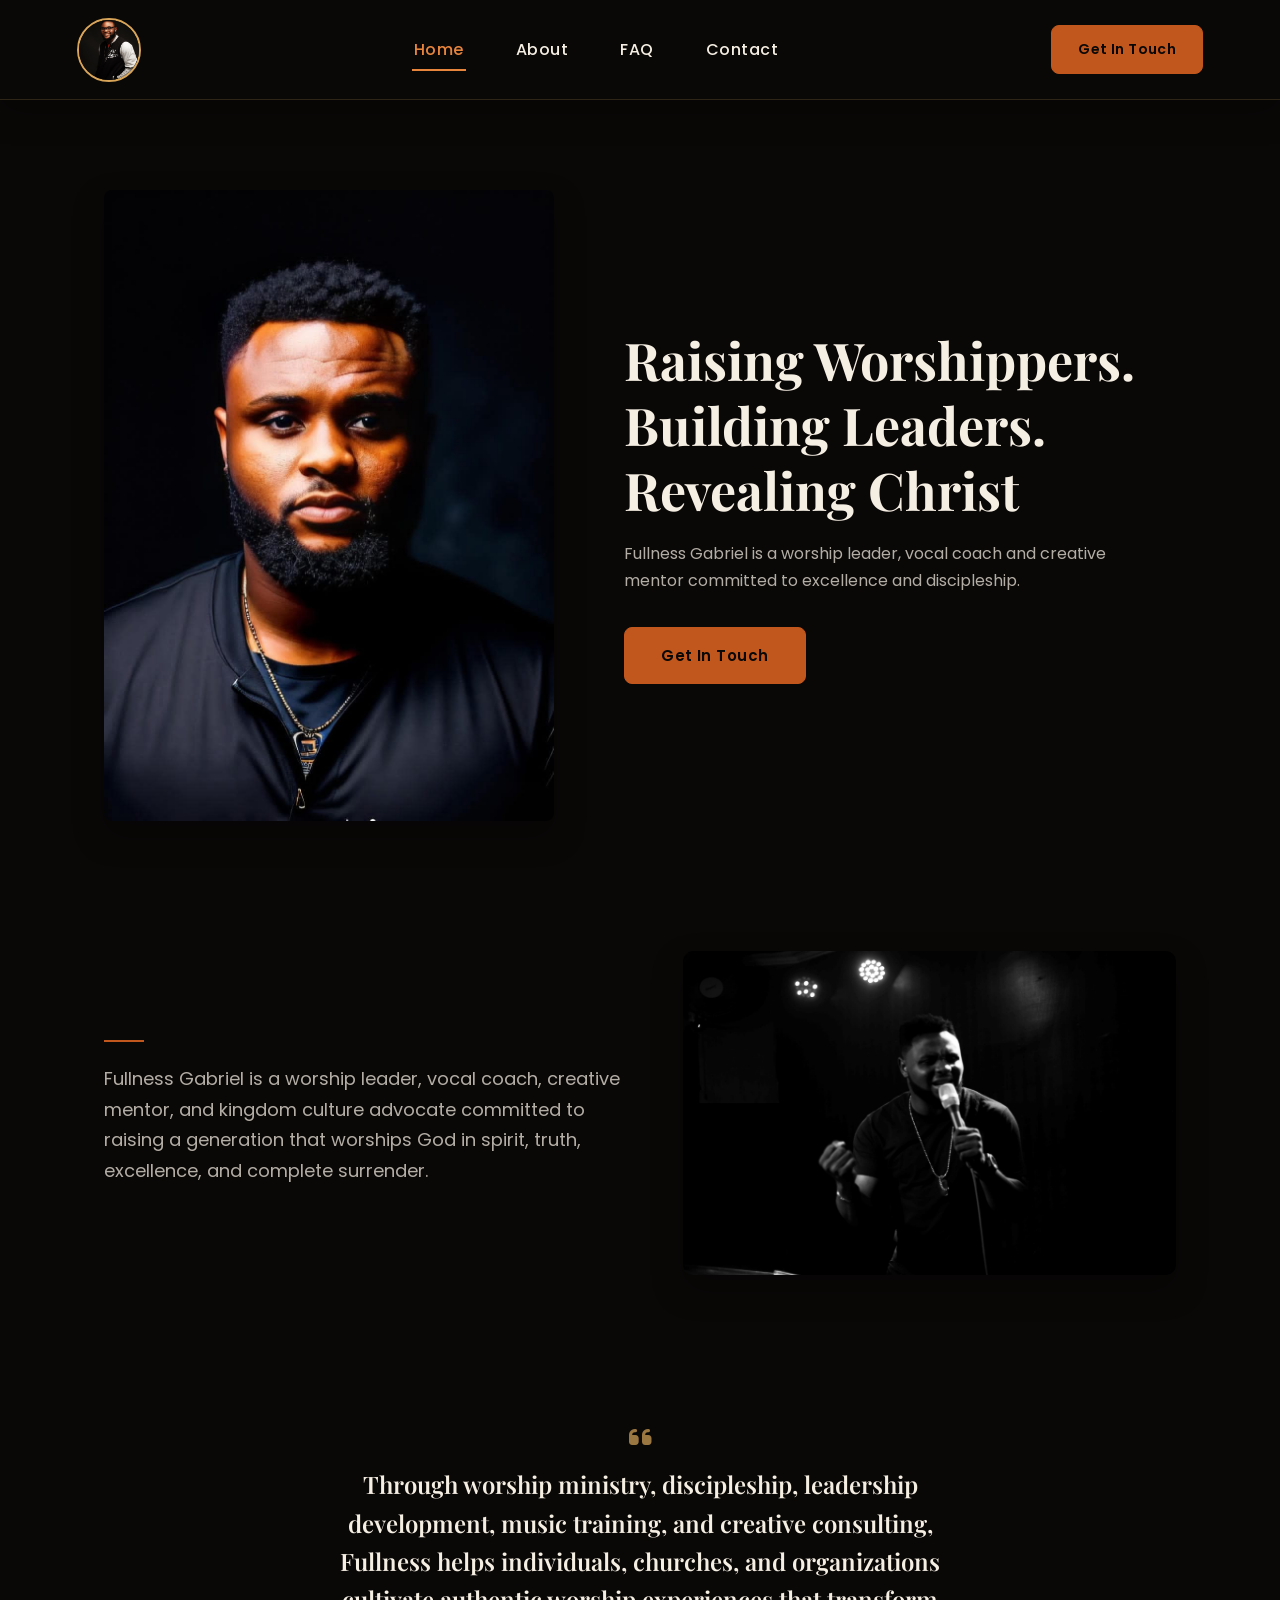
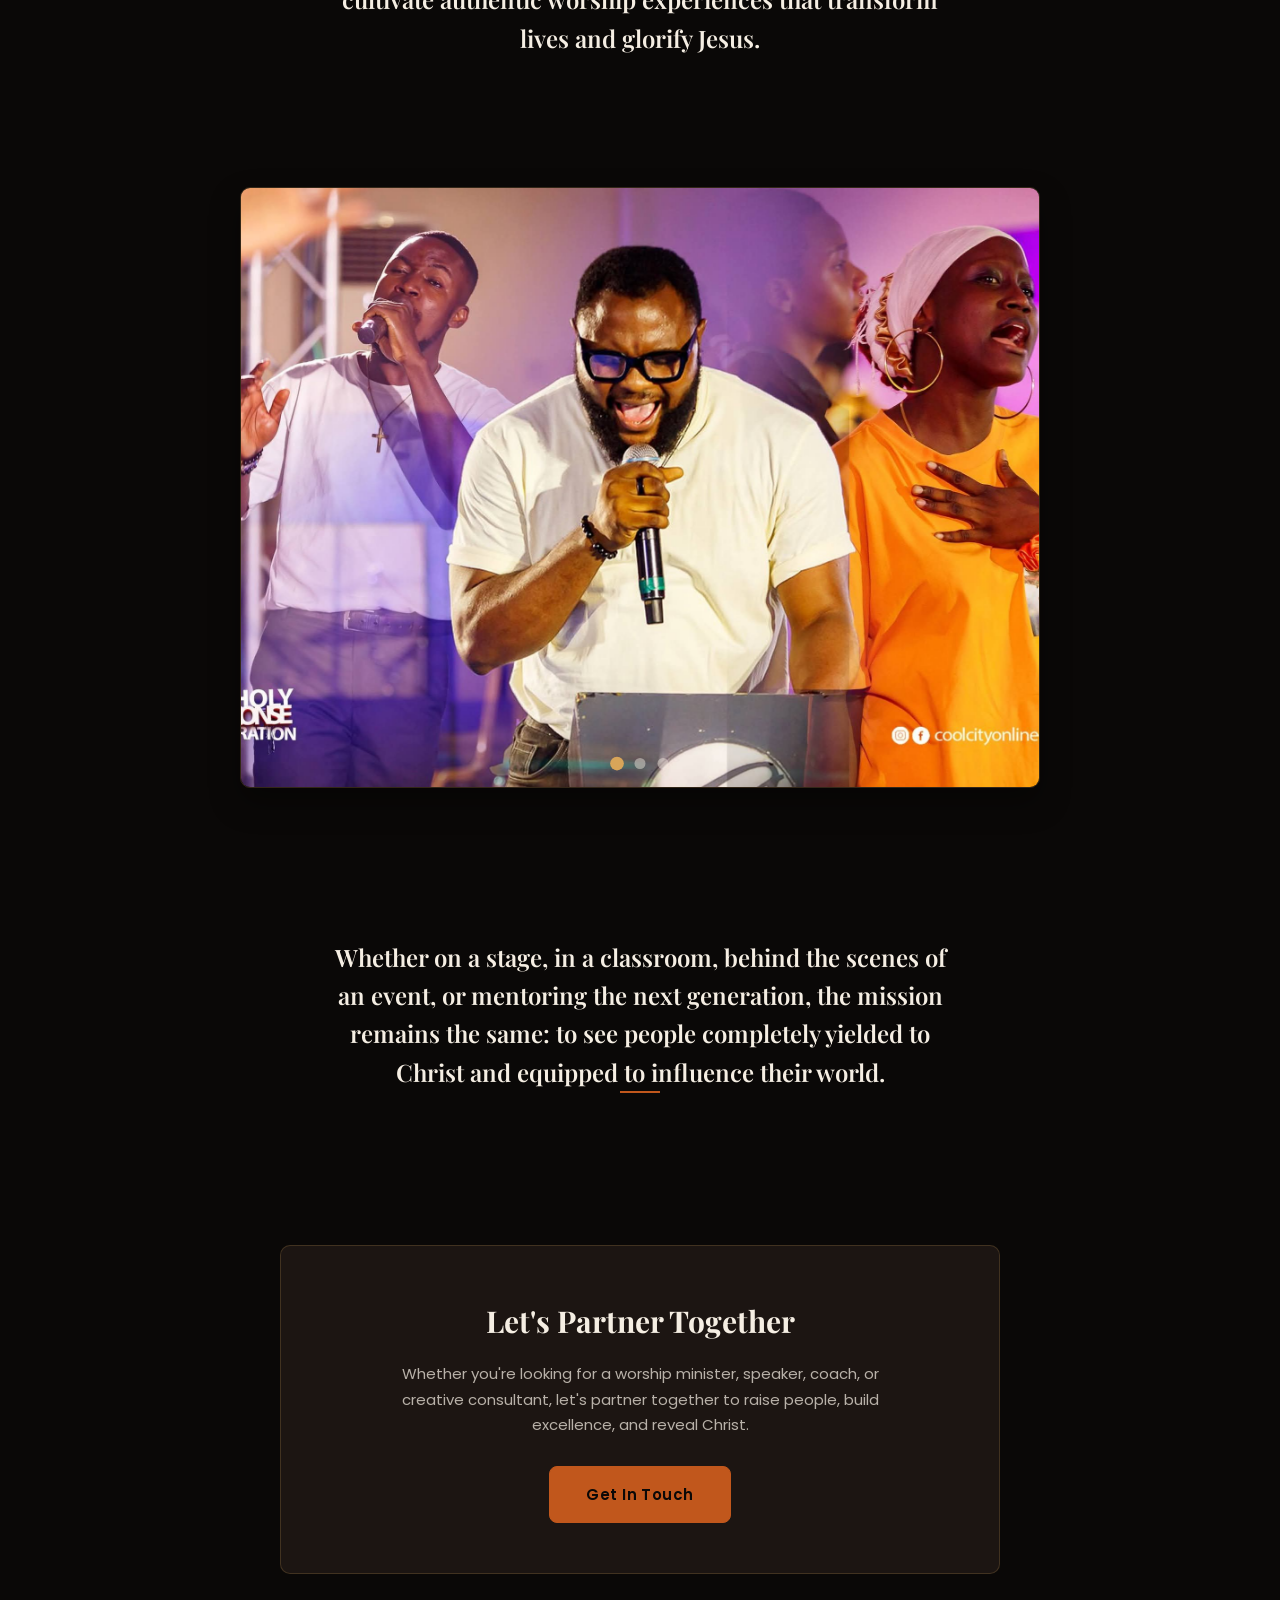
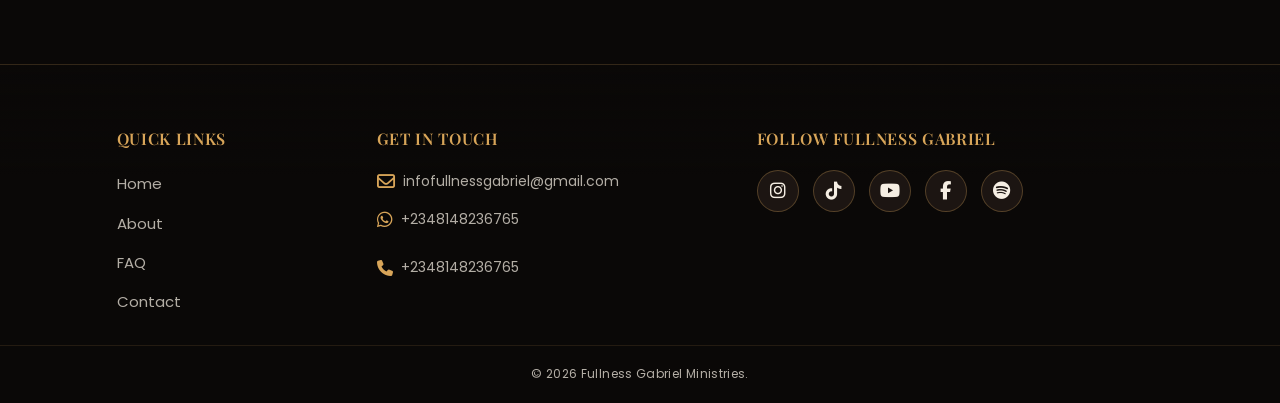
<file: index.html>
<!DOCTYPE html>
<html lang="en">
<head>
    <meta charset="UTF-8">
    <meta name="viewport" content="width=device-width, initial-scale=1.0">

    <link rel="stylesheet" href="https://cdnjs.cloudflare.com/ajax/libs/font-awesome/6.7.2/css/all.min.css">
    <link rel="preconnect" href="https://fonts.googleapis.com">
    <link rel="preconnect" href="https://fonts.gstatic.com" crossorigin>
    <link href="https://fonts.googleapis.com/css2?family=Poppins:wght@300;400;500;600;700&family=Playfair+Display:wght@400;600;700;800&display=swap" rel="stylesheet">

    <link rel="icon" href="logo.jpg">
    <link rel="stylesheet" href="styles.css">
    <title>Fullness Gabriel | Worship Leader &amp; Creative Mentor</title>
</head>
<body>

<header class="navbar">

    <div class="logo">
        <a href="index.html"><img src="logo.jpg" alt="Fullness Gabriel logo"></a>
    </div>

    <nav class="nav-links">
        <a href="index.html" class="active">Home</a>
        <a href="About_page.html">About</a>
        <a href="FAQ_page.html">FAQ</a>
        <a href="Contact_page.html">Contact</a>
    </nav>

    <a href="Contact_page.html" class="nav-cta">Get In Touch</a>

    <div class="hamburger" id="hamburger">
        <i class="fa-solid fa-bars"></i>
    </div>

</header>

<!-- MOBILE MENU -->

<div class="mobile-menu" id="mobileMenu">

    <div class="menu-header">

        <a href="index.html"><img src="logo.jpg" alt="Fullness Gabriel logo"></a>

        <span id="closeBtn">
            <i class="fa-solid fa-xmark"></i>
        </span>

    </div>

    <div class="mobile-main">
    <ul>

        <li><a href="index.html"><i class="fa-solid fa-house"></i> Home <i class="fa-solid fa-chevron-right"></i></a></li>

        <li><a href="About_page.html"><i class="fa-solid fa-user"></i> About<i class="fa-solid fa-chevron-right"></i></a></li>

        <li><a href="FAQ_page.html"><i class="fa-regular fa-circle-question"></i> FAQ<i class="fa-solid fa-chevron-right"></i></a></li>

        <li><a href="Contact_page.html"><i class="fa-regular fa-address-book"></i> Contact<i class="fa-solid fa-chevron-right"></i></a></li>

    </ul>

    </div>

    <a href="Contact_page.html" class="apply-btn">GET IN TOUCH</a>

    <div class="follow-us">

        <h4>FOLLOW FULLNESS GABRIEL</h4>

        <div class="social-icons">

                    <a href="https://www.instagram.com/fullnessgabriel?igsh=N3loZGlmcjB6Njdj"><i class="fa-brands fa-instagram"></i></a>

                    <a href="https://linktr.ee/fullnessgabriel"><i class="fa-brands fa-tiktok"></i></a>

                    <a href="https://youtube.com/@fullnessgabriel?si=l7qDHSMmrKFz6IT1"><i class="fa-brands fa-youtube"></i></a>

                    <a href="https://www.facebook.com/share/1HKxrTVWCq/"><i class="fa-brands fa-facebook-f"></i></a>
                    <a href="https://open.spotify.com/artist/4Uj46Pn93SL33o1KskN8cC?si=l8GVAa5tSmytKQ4L-N4TWw"><i class="fa-brands fa-spotify"></i></a>
                    
                </div>

    </div>

</div>

<main class="container">

<section class="hero-section reveal">
    <div class="hero-media">
        <img id="hero-img" src="202920.jpg" alt="Fullness Gabriel">
    </div>
    <div class="hero-content">
        <h1>Raising Worshippers. Building Leaders. Revealing Christ</h1>
        <p class="hero-sub">Fullness Gabriel is a worship leader, vocal coach and creative mentor committed to excellence and discipleship.</p>
        <a class="cta" href="Contact_page.html">Get In Touch</a>
    </div>
</section>

<section class="intro-section reveal">
    <div class="intro-text">
        <span class="section-rule"></span>
        <p>Fullness Gabriel is a worship leader, vocal coach, creative mentor, and kingdom culture advocate committed to raising a generation that worships God in spirit, truth, excellence, and complete surrender.</p>
    </div>
    <div class="intro-media">
        <img src="202926.jpg" alt="Fullness Gabriel Image">
    </div>
</section>

<section class="mission-section reveal">
    <i class="fa-solid fa-quote-left quote-mark"></i>
    <p>Through worship ministry, discipleship, leadership development, music training, and creative consulting, Fullness helps individuals, churches, and organizations cultivate authentic worship experiences that transform lives and glorify Jesus.</p>
</section>

<section class="gallery-section reveal">
    <div class="carousel-container">
        <div class="carousel-slides">
            <div class="slide" id="slide-1">
                <img src="IMG-20260706-WA0022.jpg" alt="Fullness Gabriel Image">
            </div>
            <div class="slide" id="slide-2">
                <img src="IMG-20260706-WA0016.jpg" alt="Fullness Gabriel Image">
            </div>
            <div class="slide" id="slide-3">
                <img src="202923.jpg" alt="Fullness Gabriel Image">
            </div>
            <div class="slide" id="slide-4">
                <img src="202936.jpg" alt="Fullness Gabriel Image">
            </div>
            <div class="slide" id="slide-5">
                <img src="202927.jpg" alt="Fullness Gabriel Image">
            </div>
        </div>

        <div class="carousel-nav">
            <a href="#slide-1" class="active"></a>
            <a href="#slide-2"></a>
            <a href="#slide-3"></a>
        </div>
    </div>
</section>

<section class="closing-section reveal">
    <p>Whether on a stage, in a classroom, behind the scenes of an event, or mentoring the next generation, the mission remains the same: to see people completely yielded to Christ and equipped to influence their world.</p>
    <span class="section-rule"></span>
</section>

<section class="page-cta reveal">
    <h2>Let's Partner Together</h2>
    <p>Whether you're looking for a worship minister, speaker, coach, or creative consultant, let's partner together to raise people, build excellence, and reveal Christ.</p>
    <a class="cta" href="Contact_page.html">Get In Touch</a>
</section>

</main>

<footer class="fonch-footer">

    <div class="footer-top">

        <div class="footer-grid">

            <!-- Quick Links -->
            <div class="footer-column footer-links">
                <h4>Quick Links</h4>
                <ul>
                    <li><a href="index.html">Home</a></li>
                    <li><a href="About_page.html">About</a></li>
                    <li><a href="FAQ_page.html">FAQ</a></li>
                    <li><a href="Contact_page.html">Contact</a></li>
                </ul>
            </div>

            <!-- Contact -->
            <div class="footer-column footer-contact">
                <h4>Get In Touch</h4>

                <div class="contact-item">
                    <a href="mailto:infofullnessgabriel@gmail.com"><i class="fa-regular fa-envelope"></i>
                    <span>infofullnessgabriel@gmail.com</span></a>
                </div>

                <div class="phone-contacts">

                    <div class="contact-item">
                        <a href="https://wa.me/2348148236765"><i class="fa-brands fa-whatsapp"></i>
                        <span>+2348148236765</span></a>
                    </div>

                    <div class="contact-item">
                        <a href="tel:+2348148236765"><i id="phone_icon" class="fa-solid fa-phone"></i>
                        <span>+2348148236765</span></a>
                    </div>

                </div>
            </div>

            <!-- Follow -->
            <div class="footer-column footer-follow">
                <h4>Follow Fullness Gabriel</h4>

                <div class="social-icons">
                    <a href="https://www.instagram.com/fullnessgabriel?igsh=N3loZGlmcjB6Njdj"><i class="fa-brands fa-instagram"></i></a>
                    <a href="https://linktr.ee/fullnessgabriel"><i class="fa-brands fa-tiktok"></i></a>
                    <a href="https://youtube.com/@fullnessgabriel?si=l7qDHSMmrKFz6IT1"><i class="fa-brands fa-youtube"></i></a>
                    <a href="https://www.facebook.com/share/1HKxrTVWCq/"><i class="fa-brands fa-facebook-f"></i></a>
                    <a href="https://open.spotify.com/artist/4Uj46Pn93SL33o1KskN8cC?si=l8GVAa5tSmytKQ4L-N4TWw"><i class="fa-brands fa-spotify"></i></a>
                </div>
            </div>

        </div>

    </div>

</footer>

<div class="footer-bottom">
    &copy; 2026 Fullness Gabriel Ministries.
</div>

<script src="script.js"></script>

</body>
</html>
</file>
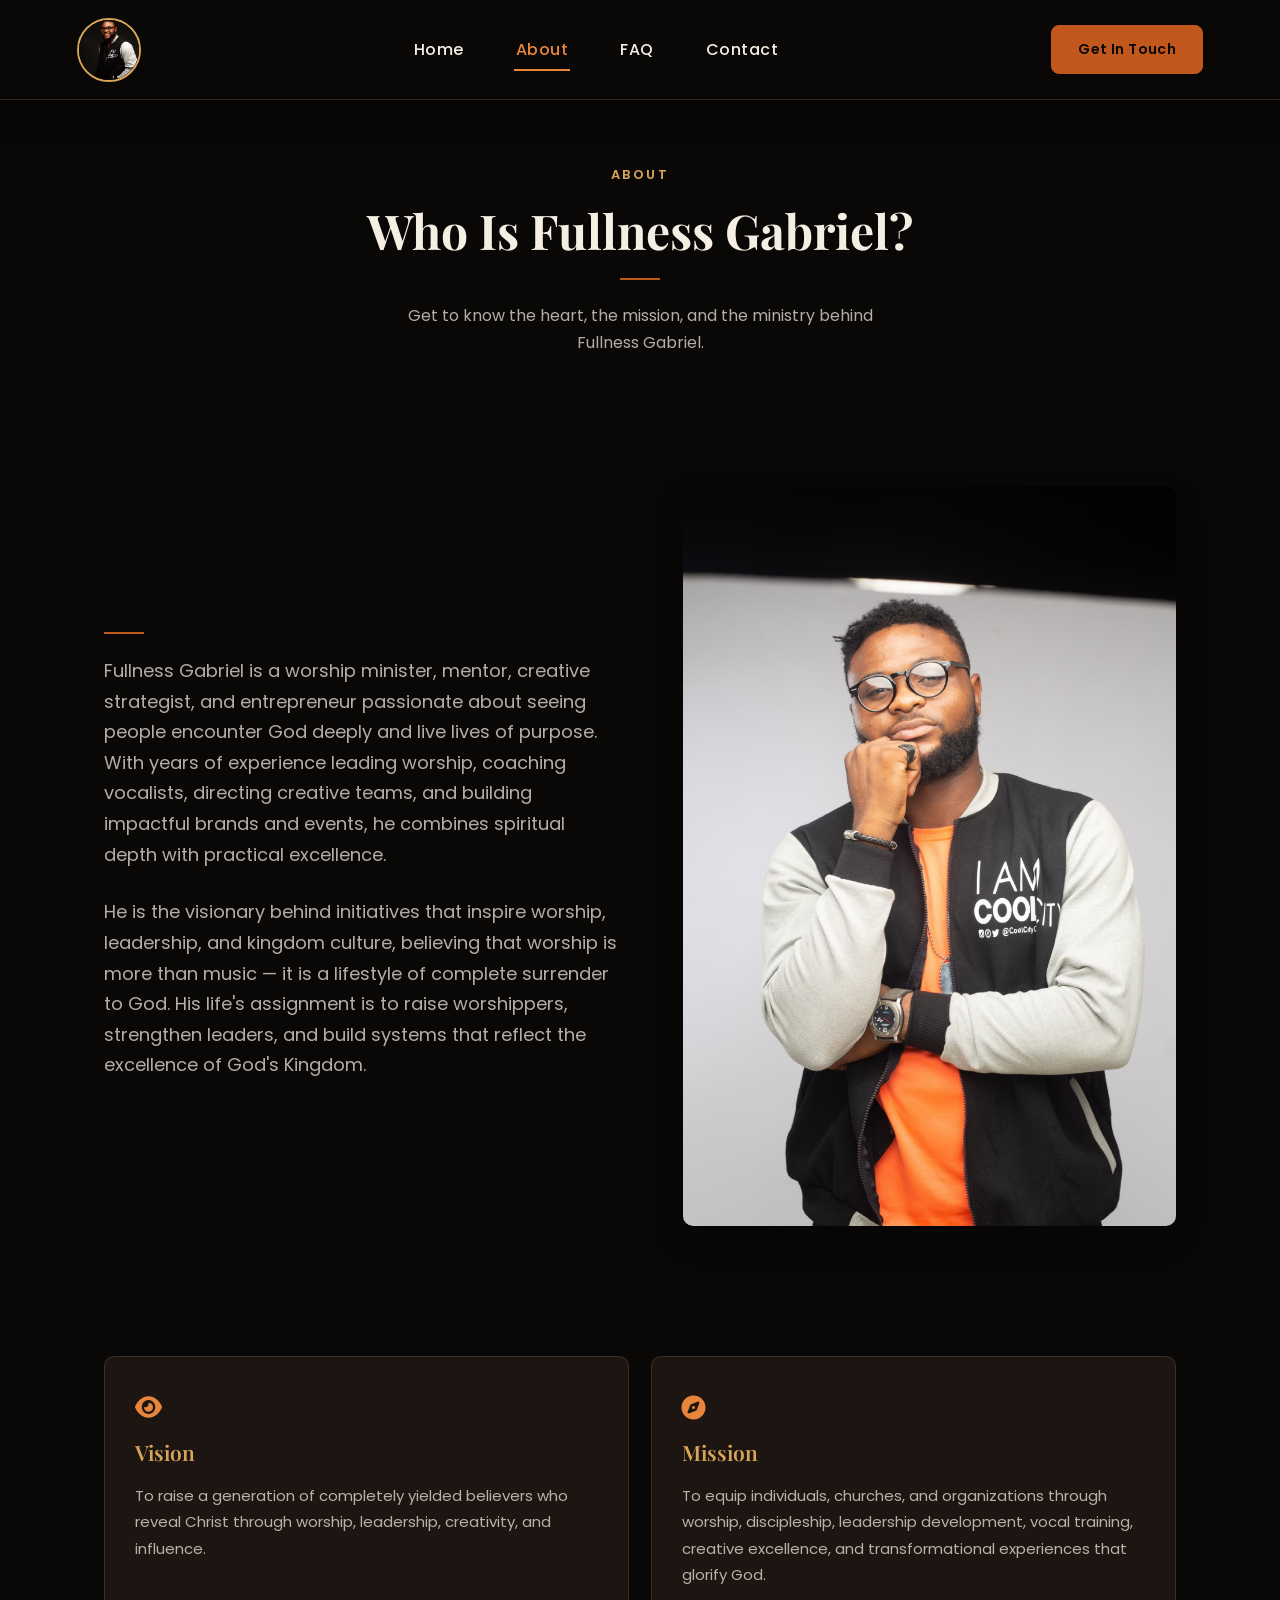
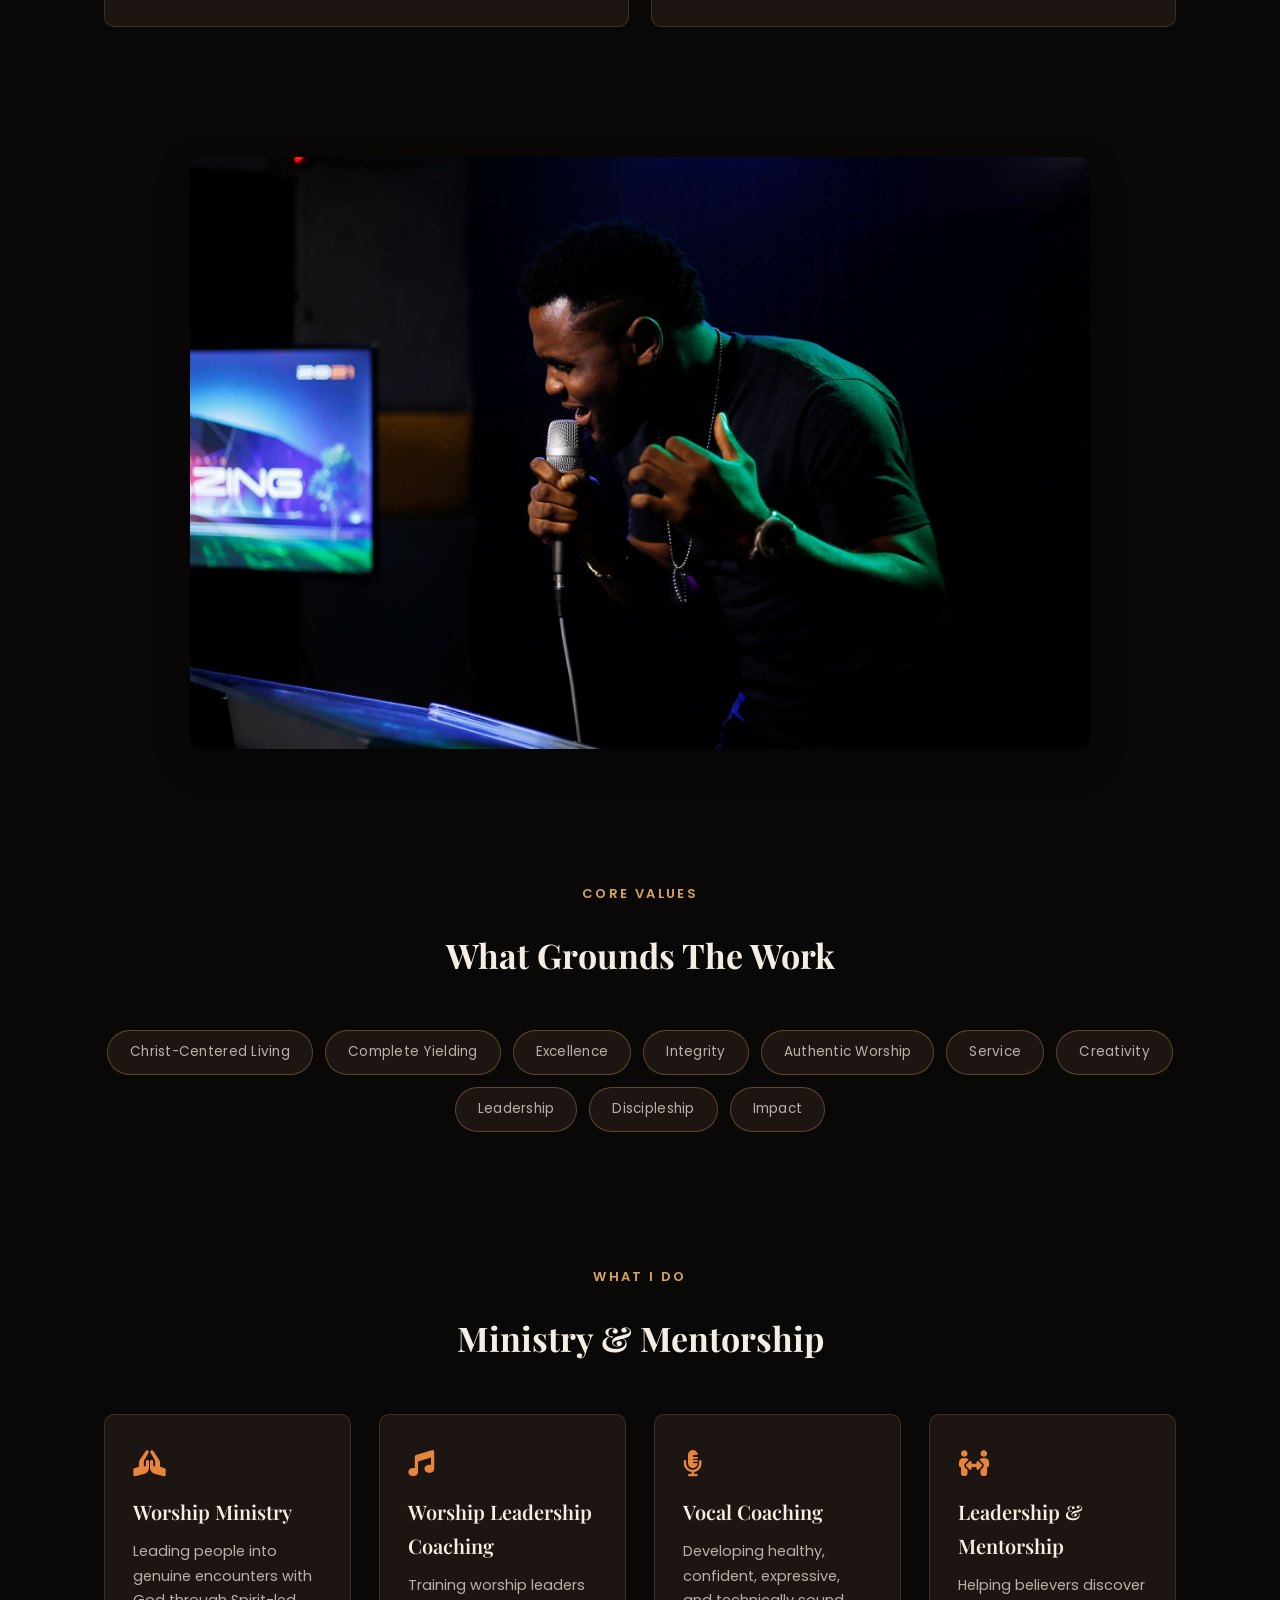
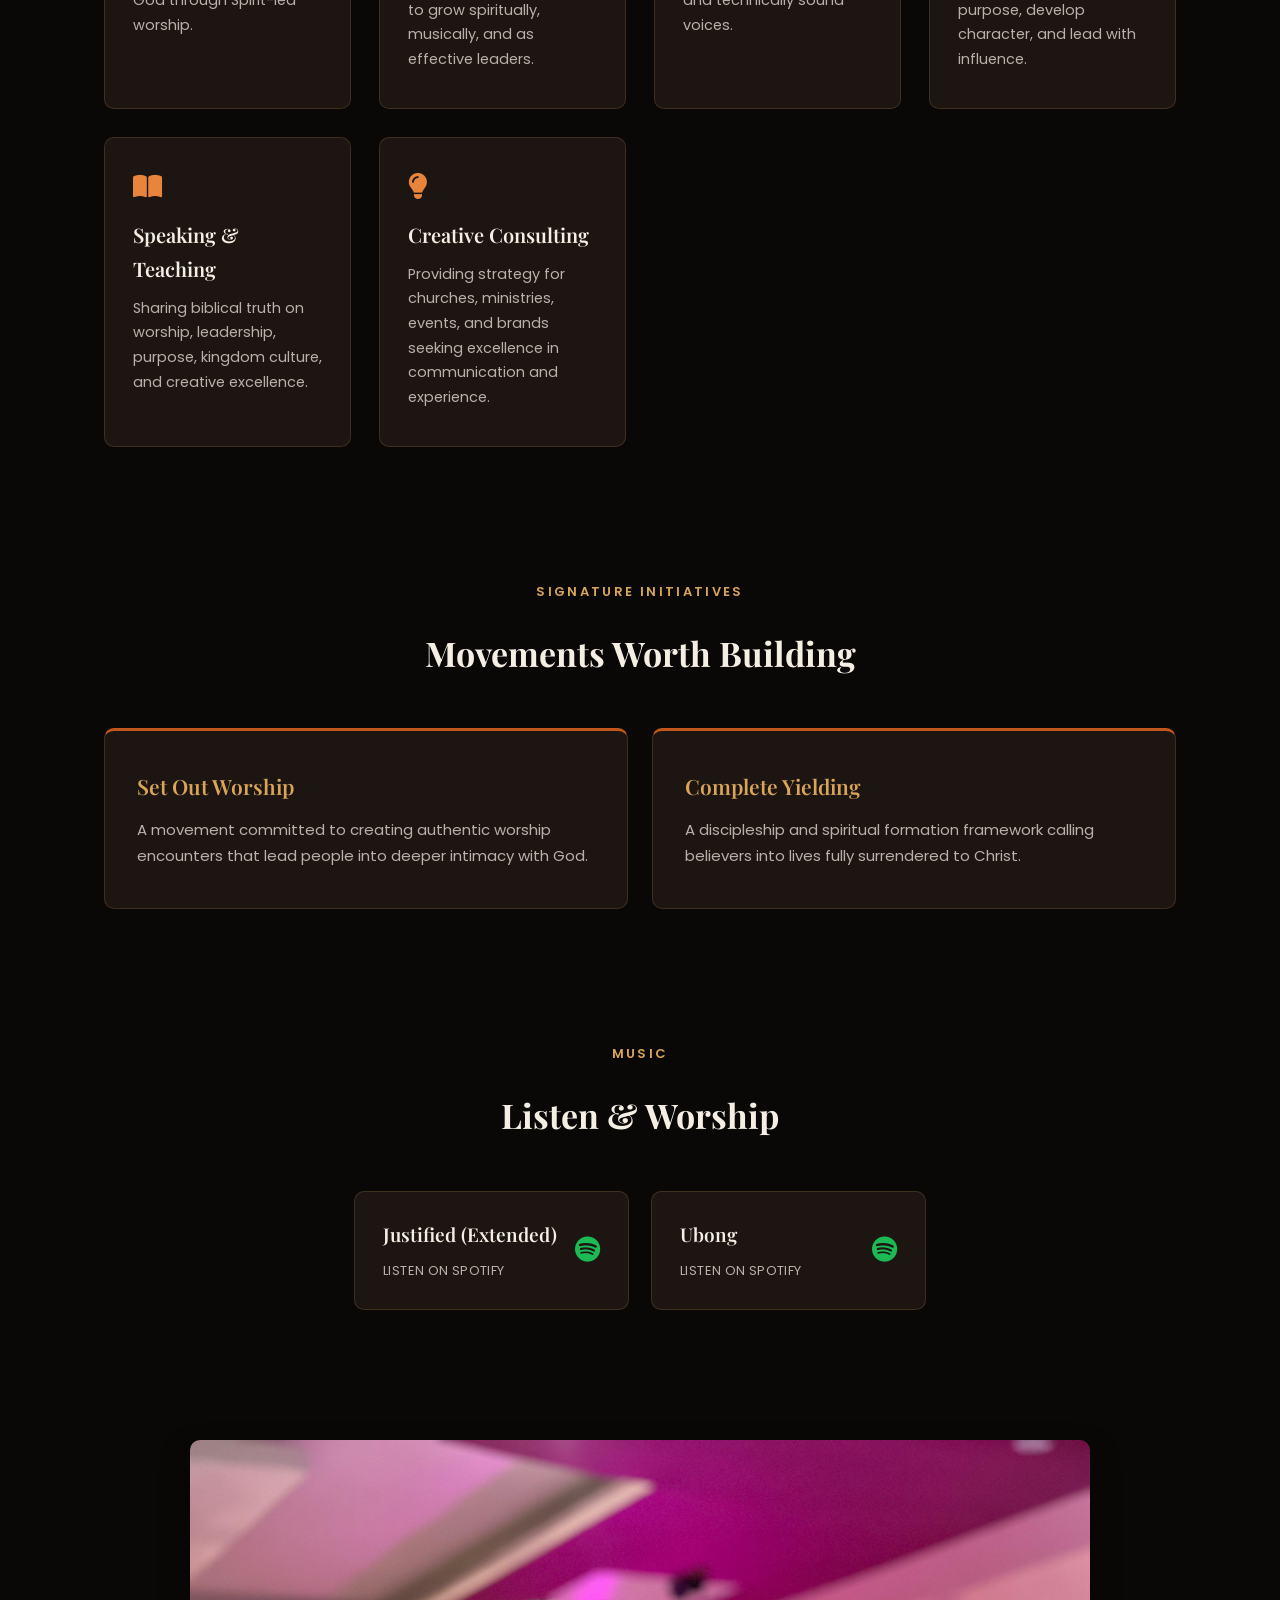
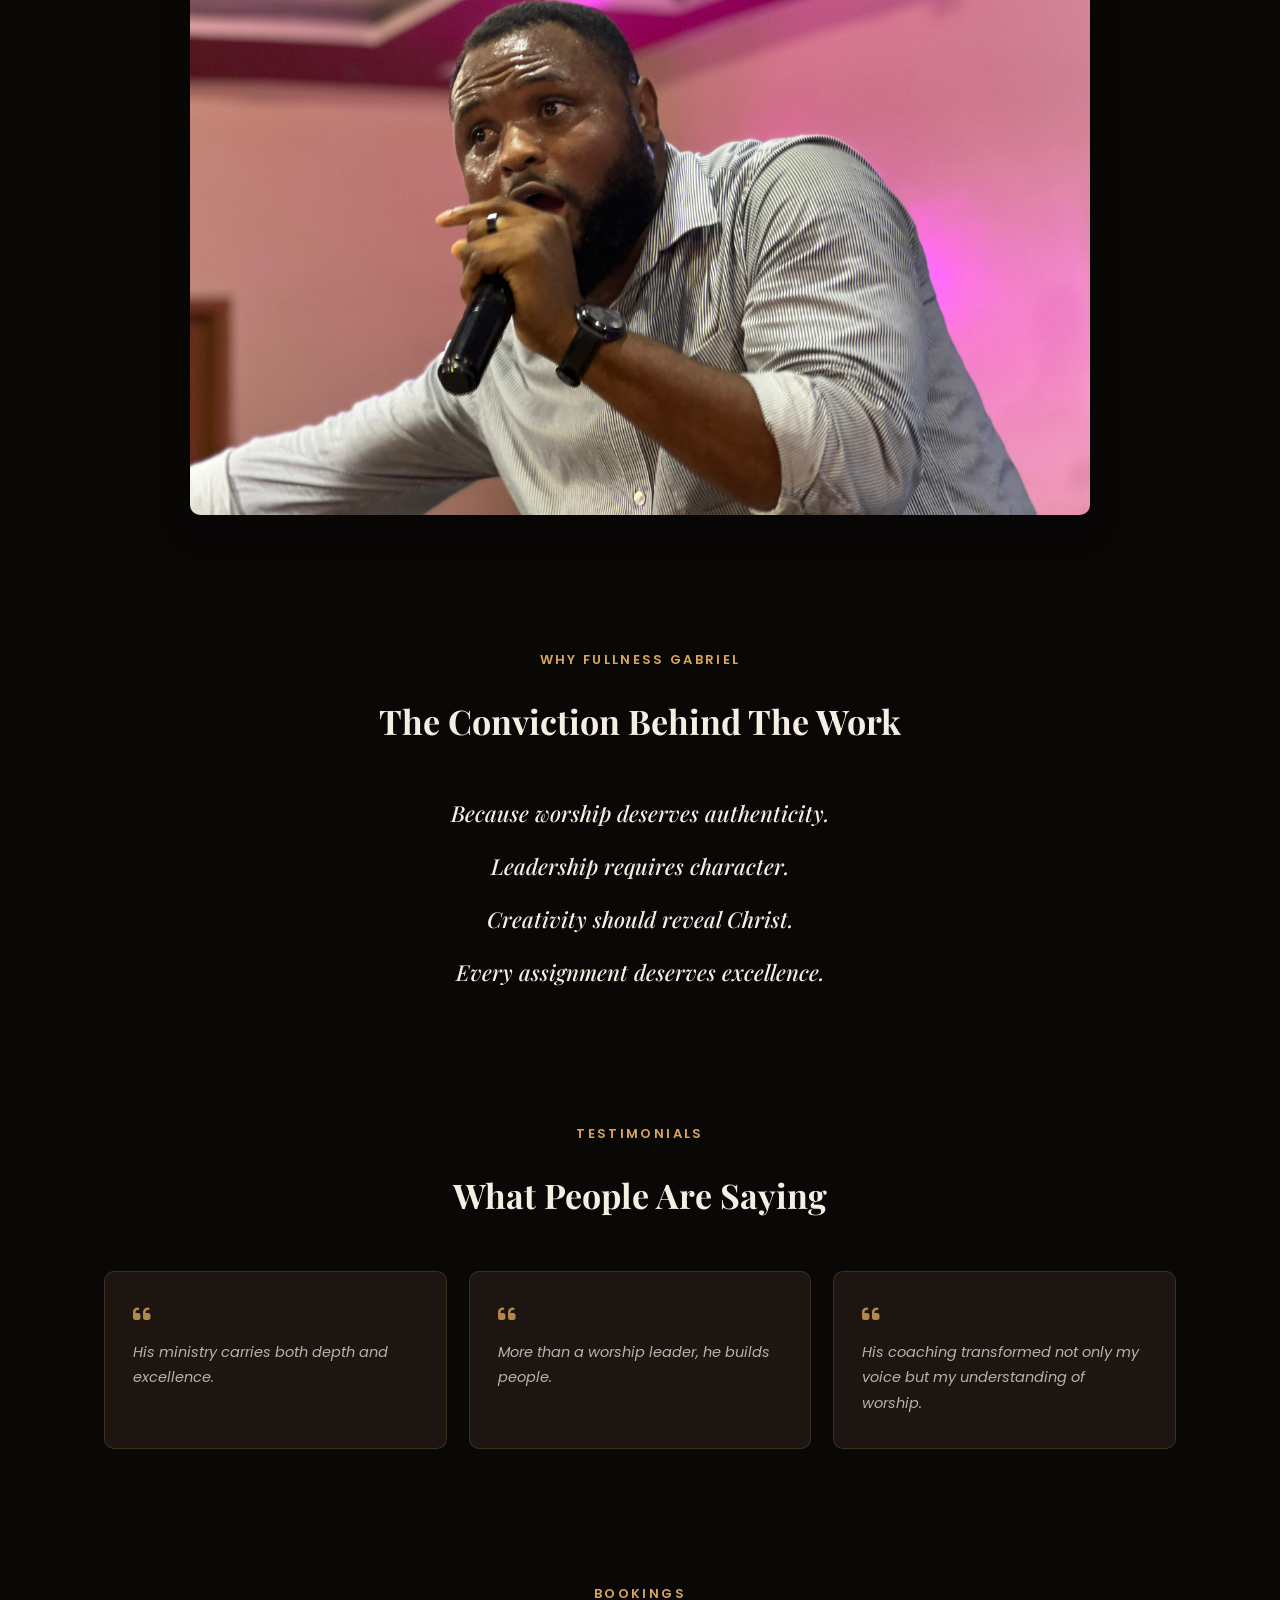
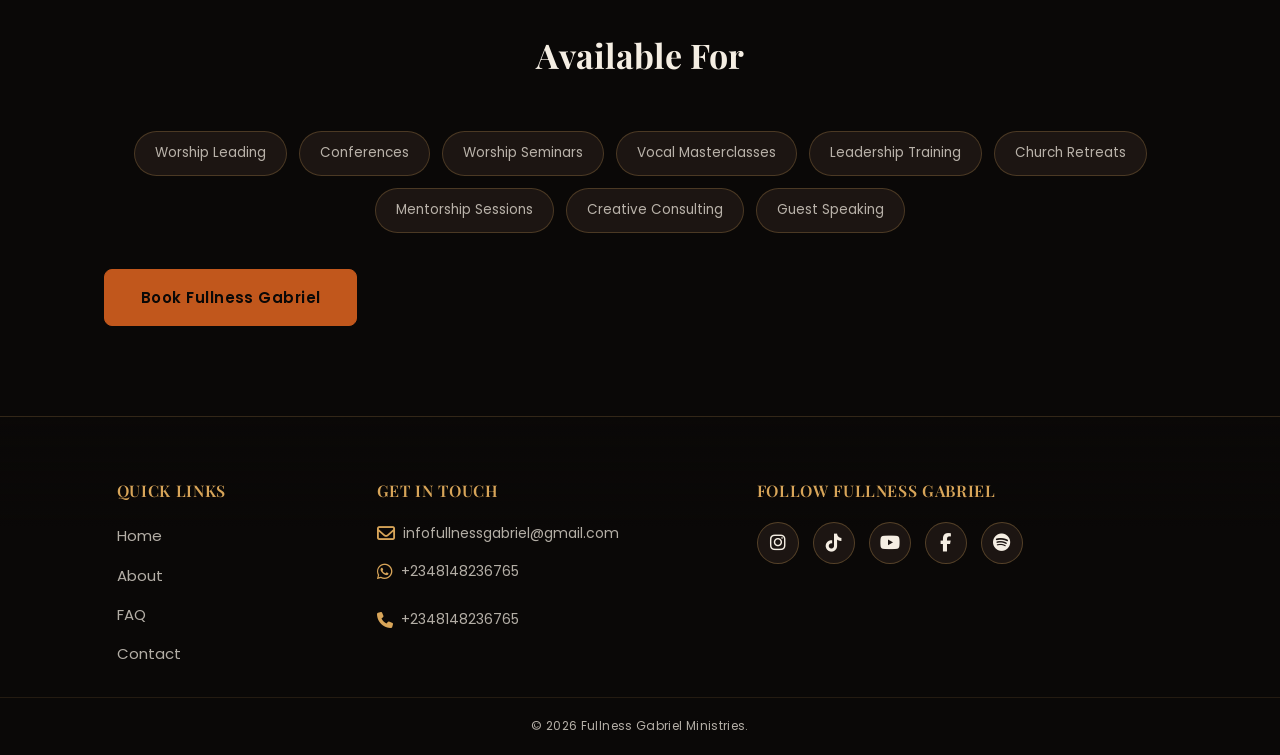
<file: About_page.html>
<!DOCTYPE html>
<html lang="en">
<head>
    <meta charset="UTF-8">
    <meta name="viewport" content="width=device-width, initial-scale=1.0">

    <link rel="stylesheet" href="https://cdnjs.cloudflare.com/ajax/libs/font-awesome/6.7.2/css/all.min.css">
    <link rel="preconnect" href="https://fonts.googleapis.com">
    <link rel="preconnect" href="https://fonts.gstatic.com" crossorigin>
    <link href="https://fonts.googleapis.com/css2?family=Poppins:wght@300;400;500;600;700&family=Playfair+Display:wght@400;600;700;800&display=swap" rel="stylesheet">

    <link rel="icon" href="logo.jpg">
    <link rel="stylesheet" href="styles.css">
    <title>About | Fullness Gabriel</title>
</head>
<body>

<header class="navbar">

    <div class="logo">
        <a href="index.html"><img src="logo.jpg" alt="Fullness Gabriel logo"></a>
    </div>

    <nav class="nav-links">
        <a href="index.html">Home</a>
        <a href="About_page.html" class="active">About</a>
        <a href="FAQ_page.html">FAQ</a>
        <a href="Contact_page.html">Contact</a>
    </nav>

    <a href="Contact_page.html" class="nav-cta">Get In Touch</a>

    <div class="hamburger" id="hamburger">
        <i class="fa-solid fa-bars"></i>
    </div>

</header>

<!-- MOBILE MENU -->

<div class="mobile-menu" id="mobileMenu">

    <div class="menu-header">

        <a href="index.html"><img src="logo.jpg" alt="Fullness Gabriel logo"></a>

        <span id="closeBtn">
            <i class="fa-solid fa-xmark"></i>
        </span>

    </div>

    <div class="mobile-main">
    <ul>

        <li><a href="index.html"><i class="fa-solid fa-house"></i> Home <i class="fa-solid fa-chevron-right"></i></a></li>

        <li><a href="About_page.html"><i class="fa-solid fa-user"></i> About<i class="fa-solid fa-chevron-right"></i></a></li>

        <li><a href="FAQ_page.html"><i class="fa-regular fa-circle-question"></i> FAQ<i class="fa-solid fa-chevron-right"></i></a></li>

        <li><a href="Contact_page.html"><i class="fa-regular fa-address-book"></i> Contact<i class="fa-solid fa-chevron-right"></i></a></li>

    </ul>

    </div>

    <a href="Contact_page.html" class="apply-btn">GET IN TOUCH</a>

    <div class="follow-us">

        <h4>FOLLOW FULLNESS GABRIEL</h4>

        <div class="social-icons">

                    <a href="https://www.instagram.com/fullnessgabriel?igsh=N3loZGlmcjB6Njdj"><i class="fa-brands fa-instagram"></i></a>

                    <a href="https://linktr.ee/fullnessgabriel"><i class="fa-brands fa-tiktok"></i></a>

                    <a href="https://youtube.com/@fullnessgabriel?si=l7qDHSMmrKFz6IT1"><i class="fa-brands fa-youtube"></i></a>

                    <a href="https://www.facebook.com/share/1HKxrTVWCq/"><i class="fa-brands fa-facebook-f"></i></a>
                    <a href="https://open.spotify.com/artist/4Uj46Pn93SL33o1KskN8cC?si=l8GVAa5tSmytKQ4L-N4TWw"><i class="fa-brands fa-spotify"></i></a>
                    
                </div>

    </div>

</div>

<main class="container">

<section class="page-header reveal">
    <span class="eyebrow">About</span>
    <h1>Who Is Fullness Gabriel?</h1>
    <span class="section-rule"></span>
    <p class="page-header-sub">Get to know the heart, the mission, and the ministry behind Fullness Gabriel.</p>
</section>

<section class="intro-section reveal">
    <div class="intro-text">
        <span class="section-rule"></span>
        <p>Fullness Gabriel is a worship minister, mentor, creative strategist, and entrepreneur passionate about seeing people encounter God deeply and live lives of purpose. With years of experience leading worship, coaching vocalists, directing creative teams, and building impactful brands and events, he combines spiritual depth with practical excellence.</p><br>
        <p>He is the visionary behind initiatives that inspire worship, leadership, and kingdom culture, believing that worship is more than music — it is a lifestyle of complete surrender to God. His life's assignment is to raise worshippers, strengthen leaders, and build systems that reflect the excellence of God's Kingdom.</p>
    </div>
    <div class="intro-media">
        <img src="202929.jpg" alt="Fullness Gabriel Image">
    </div>
</section>

<section class="vision-mission-grid reveal">

    <div class="vm-card">
        <i class="fa-solid fa-eye"></i>
        <h3>Vision</h3>
        <p>To raise a generation of completely yielded believers who reveal Christ through worship, leadership, creativity, and influence.</p>
    </div>

    <div class="vm-card">
        <i class="fa-solid fa-compass"></i>
        <h3>Mission</h3>
        <p>To equip individuals, churches, and organizations through worship, discipleship, leadership development, vocal training, creative excellence, and transformational experiences that glorify God.</p>
    </div>

</section>

<section class="image-banner-section reveal">
    <img src="202927.jpg" alt="Fullness Gabriel leading worship">
</section>

<section class="values-section reveal">
    <div class="section-heading">
        <span class="eyebrow">Core Values</span>
        <h2>What Grounds The Work</h2>
    </div>

    <div class="value-chips">
        <span>Christ-Centered Living</span>
        <span>Complete Yielding</span>
        <span>Excellence</span>
        <span>Integrity</span>
        <span>Authentic Worship</span>
        <span>Service</span>
        <span>Creativity</span>
        <span>Leadership</span>
        <span>Discipleship</span>
        <span>Impact</span>
    </div>
</section>

<section class="service-section reveal">
    <div class="section-heading">
        <span class="eyebrow">What I Do</span>
        <h2>Ministry &amp; Mentorship</h2>
    </div>

    <div class="service-grid">

        <div class="service-card">
            <i class="fa-solid fa-hands-praying"></i>
            <h3>Worship Ministry</h3>
            <p>Leading people into genuine encounters with God through Spirit-led worship.</p>
        </div>

        <div class="service-card">
            <i class="fa-solid fa-music"></i>
            <h3>Worship Leadership Coaching</h3>
            <p>Training worship leaders to grow spiritually, musically, and as effective leaders.</p>
        </div>

        <div class="service-card">
            <i class="fa-solid fa-microphone-lines"></i>
            <h3>Vocal Coaching</h3>
            <p>Developing healthy, confident, expressive, and technically sound voices.</p>
        </div>

        <div class="service-card">
            <i class="fa-solid fa-people-arrows"></i>
            <h3>Leadership &amp; Mentorship</h3>
            <p>Helping believers discover purpose, develop character, and lead with influence.</p>
        </div>

        <div class="service-card">
            <i class="fa-solid fa-book-open"></i>
            <h3>Speaking &amp; Teaching</h3>
            <p>Sharing biblical truth on worship, leadership, purpose, kingdom culture, and creative excellence.</p>
        </div>

        <div class="service-card">
            <i class="fa-solid fa-lightbulb"></i>
            <h3>Creative Consulting</h3>
            <p>Providing strategy for churches, ministries, events, and brands seeking excellence in communication and experience.</p>
        </div>

    </div>
</section>

<section class="initiative-section reveal">
    <div class="section-heading">
        <span class="eyebrow">Signature Initiatives</span>
        <h2>Movements Worth Building</h2>
    </div>

    <div class="initiative-grid">

        <div class="initiative-card">
            <h3>Set Out Worship</h3>
            <p>A movement committed to creating authentic worship encounters that lead people into deeper intimacy with God.</p>
        </div>

        <div class="initiative-card">
            <h3>Complete Yielding</h3>
            <p>A discipleship and spiritual formation framework calling believers into lives fully surrendered to Christ.</p>
        </div>

    </div>
</section>

<section class="music-section reveal">
    <div class="section-heading">
        <span class="eyebrow">Music</span>
        <h2>Listen &amp; Worship</h2>
    </div>

    <div class="music-grid">

        <a class="song-card" href="https://open.spotify.com/track/43X2pf5ZT3ucphkVGCF0tI?si=89c04e73109f44f8" target="_blank" rel="noopener">
            <div class="song-card-info">
                <h3>Justified (Extended)</h3>
                <span>Listen on Spotify</span>
            </div>
            <i class="fa-brands fa-spotify"></i>
        </a>

        <a class="song-card" href="https://open.spotify.com/track/3ou5ngaQRBJBuyjADbbZx7?si=24cec371d92a4b8d" target="_blank" rel="noopener">
            <div class="song-card-info">
                <h3>Ubong</h3>
                <span>Listen on Spotify</span>
            </div>
            <i class="fa-brands fa-spotify"></i>
        </a>

    </div>
</section>

<section class="image-banner-section reveal">
    <img src="202940.jpg" alt="Fullness Gabriel leading worship">
</section>

<section class="why-section reveal">
    <div class="section-heading">
        <span class="eyebrow">Why Fullness Gabriel</span>
        <h2>The Conviction Behind The Work</h2>
    </div>

    <div class="why-list">
        <p>Because worship deserves authenticity.</p>
        <p>Leadership requires character.</p>
        <p>Creativity should reveal Christ.</p>
        <p>Every assignment deserves excellence.</p>
    </div>
</section>

<section class="testimonial-section reveal">
    <div class="section-heading">
        <span class="eyebrow">Testimonials</span>
        <h2>What People Are Saying</h2>
    </div>

    <div class="testimonial-grid">

        <div class="testimonial-card">
            <i class="fa-solid fa-quote-left"></i>
            <p>His ministry carries both depth and excellence.</p>
        </div>

        <div class="testimonial-card">
            <i class="fa-solid fa-quote-left"></i>
            <p>More than a worship leader, he builds people.</p>
        </div>

        <div class="testimonial-card">
            <i class="fa-solid fa-quote-left"></i>
            <p>His coaching transformed not only my voice but my understanding of worship.</p>
        </div>

    </div>
</section>

<section class="booking-section reveal">
    <div class="section-heading">
        <span class="eyebrow">Bookings</span>
        <h2>Available For</h2>
    </div>

    <div class="booking-list">
        <span>Worship Leading</span>
        <span>Conferences</span>
        <span>Worship Seminars</span>
        <span>Vocal Masterclasses</span>
        <span>Leadership Training</span>
        <span>Church Retreats</span>
        <span>Mentorship Sessions</span>
        <span>Creative Consulting</span>
        <span>Guest Speaking</span>
    </div>

    <div class="booking-cta">
        <a class="cta" href="Contact_page.html">Book Fullness Gabriel</a>
    </div>
</section>

</main>

<footer class="fonch-footer">

    <div class="footer-top">

        <div class="footer-grid">

            <!-- Quick Links -->
            <div class="footer-column footer-links">
                <h4>Quick Links</h4>
                <ul>
                    <li><a href="index.html">Home</a></li>
                    <li><a href="About_page.html">About</a></li>
                    <li><a href="FAQ_page.html">FAQ</a></li>
                    <li><a href="Contact_page.html">Contact</a></li>
                </ul>
            </div>

            <!-- Contact -->
            <div class="footer-column footer-contact">
                <h4>Get In Touch</h4>

                <div class="contact-item">
                    <a href="mailto:infofullnessgabriel@gmail.com"><i class="fa-regular fa-envelope"></i>
                    <span>infofullnessgabriel@gmail.com</span></a>
                </div>

                <div class="phone-contacts">

                    <div class="contact-item">
                        <a href="https://wa.me/2348148236765"><i class="fa-brands fa-whatsapp"></i>
                        <span>+2348148236765</span></a>
                    </div>

                    <div class="contact-item">
                        <a href="tel:+2348148236765"><i id="phone_icon" class="fa-solid fa-phone"></i>
                        <span>+2348148236765</span></a>
                    </div>

                </div>
            </div>

            <!-- Follow -->
            <div class="footer-column footer-follow">
                <h4>Follow Fullness Gabriel</h4>

                <div class="social-icons">
                    <a href="https://www.instagram.com/fullnessgabriel?igsh=N3loZGlmcjB6Njdj"><i class="fa-brands fa-instagram"></i></a>
                    <a href="https://linktr.ee/fullnessgabriel"><i class="fa-brands fa-tiktok"></i></a>
                    <a href="https://youtube.com/@fullnessgabriel?si=l7qDHSMmrKFz6IT1"><i class="fa-brands fa-youtube"></i></a>
                    <a href="https://www.facebook.com/share/1HKxrTVWCq/"><i class="fa-brands fa-facebook-f"></i></a>
                    <a href="https://open.spotify.com/artist/4Uj46Pn93SL33o1KskN8cC?si=l8GVAa5tSmytKQ4L-N4TWw"><i class="fa-brands fa-spotify"></i></a>
                </div>
            </div>

        </div>

    </div>

</footer>

<div class="footer-bottom">
    &copy; 2026 Fullness Gabriel Ministries.
</div>

<script src="script.js"></script>

</body>
</html>
</file>
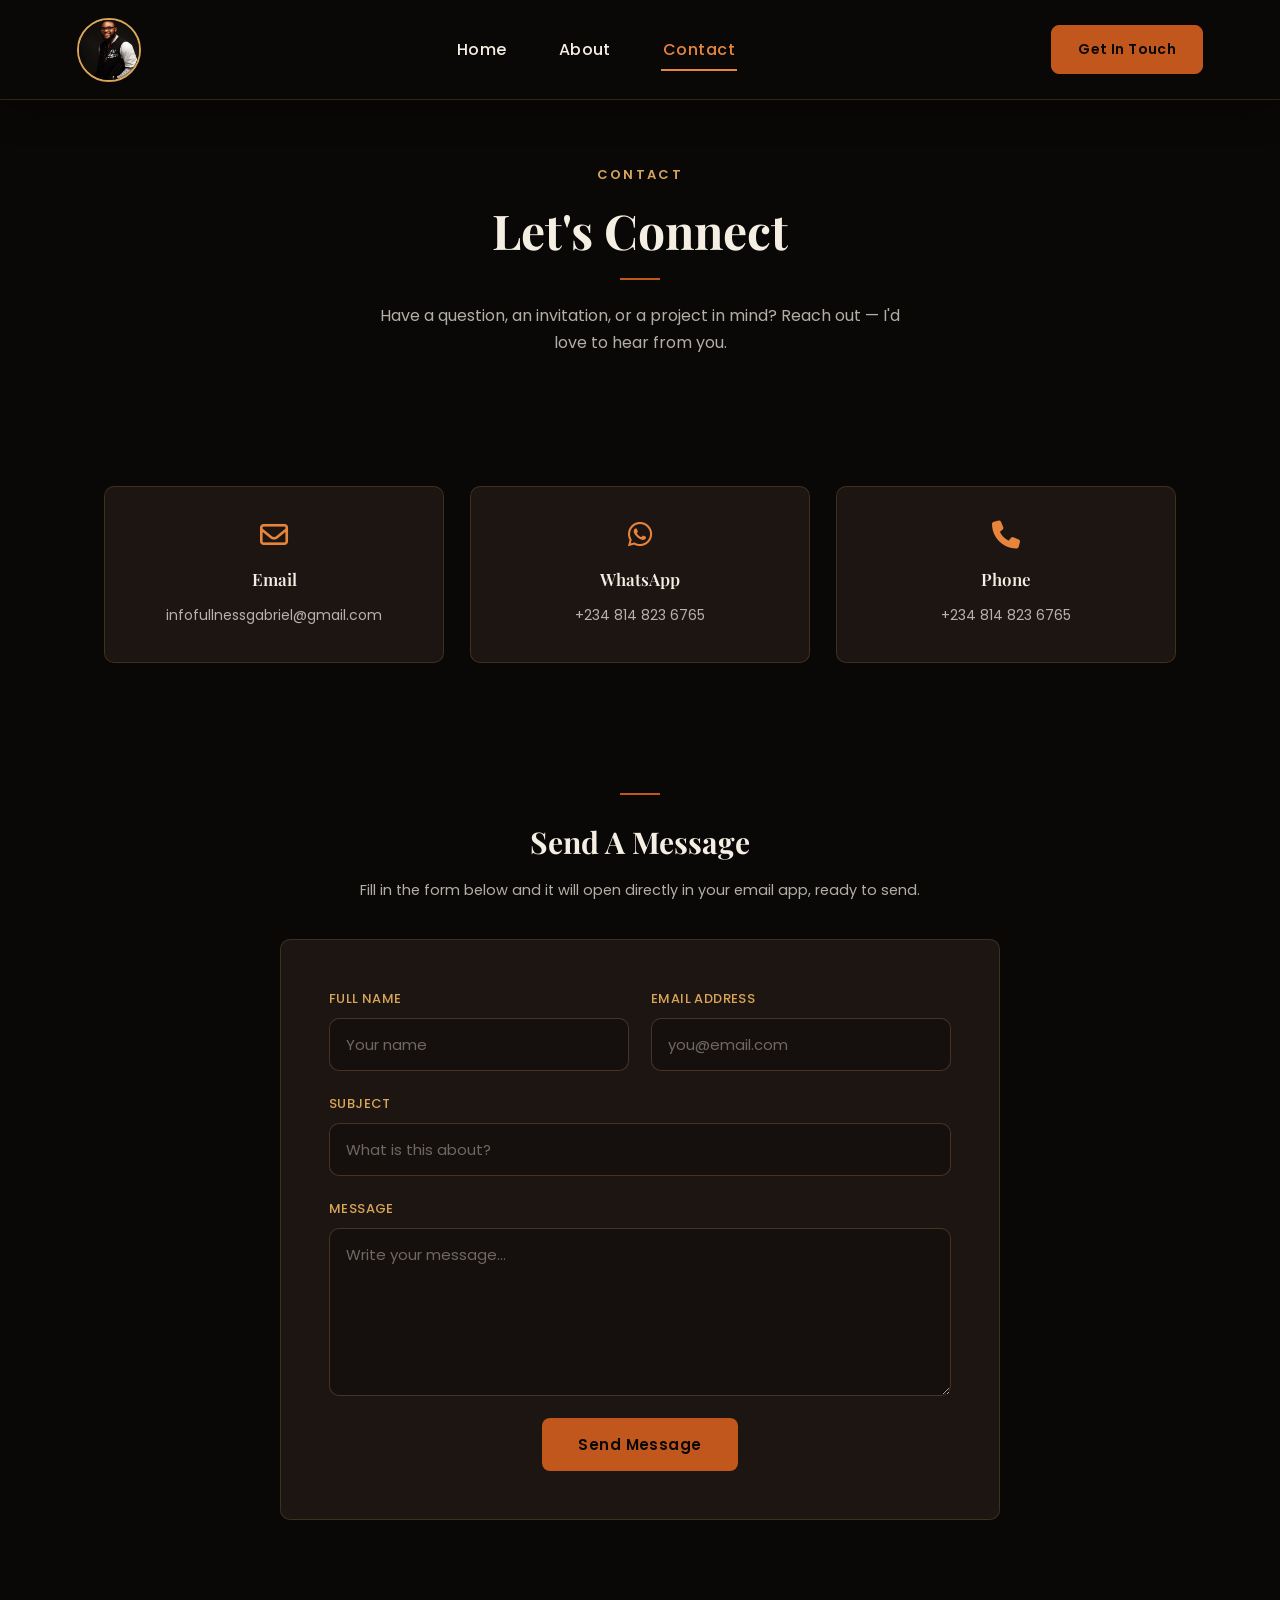
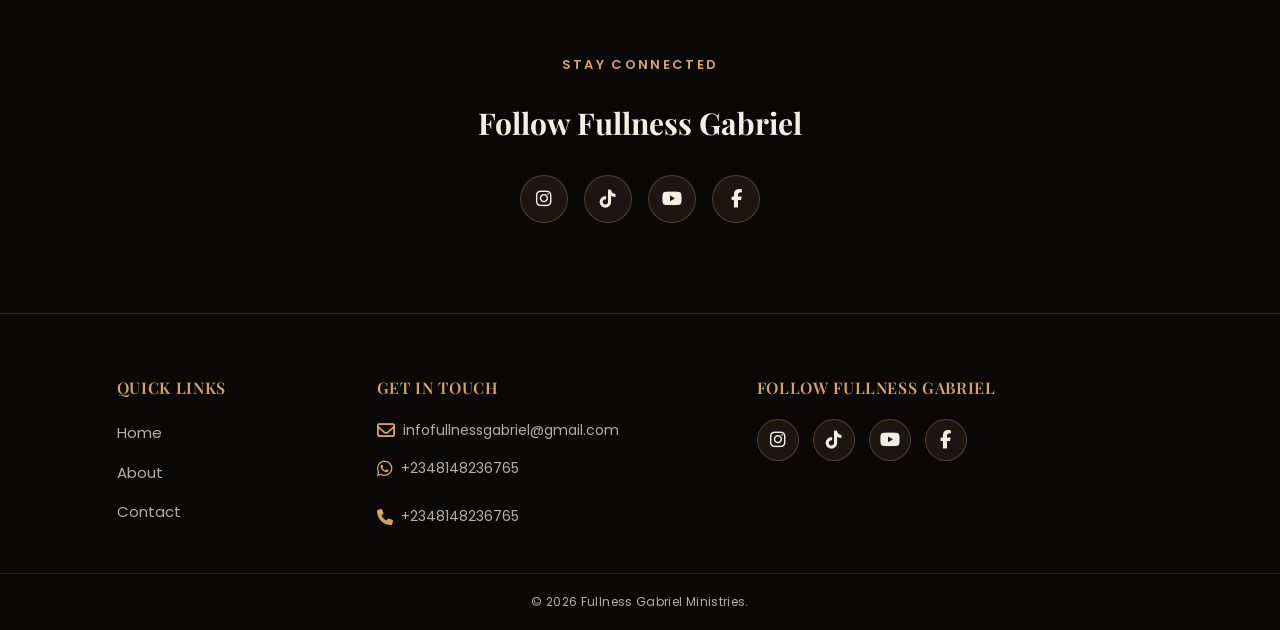
<file: Contact_page.html>
<!DOCTYPE html>
<html lang="en">
<head>
    <meta charset="UTF-8">
    <meta name="viewport" content="width=device-width, initial-scale=1.0">

    <link rel="stylesheet" href="https://cdnjs.cloudflare.com/ajax/libs/font-awesome/6.7.2/css/all.min.css">
    <link rel="preconnect" href="https://fonts.googleapis.com">
    <link rel="preconnect" href="https://fonts.gstatic.com" crossorigin>
    <link href="https://fonts.googleapis.com/css2?family=Poppins:wght@300;400;500;600;700&family=Playfair+Display:wght@400;600;700;800&display=swap" rel="stylesheet">

    <link rel="icon" href="logo.jpg">
    <link rel="stylesheet" href="styles.css">
    <title>Contact | Fullness Gabriel</title>
</head>
<body>

<header class="navbar">

    <div class="logo">
        <a href="index.html"><img src="logo.jpg" alt="Fullness Gabriel logo"></a>
    </div>

    <nav class="nav-links">
        <a href="index.html">Home</a>
        <a href="About_page.html">About</a>
        <a href="Contact_page.html" class="active">Contact</a>
    </nav>

    <a href="Contact_page.html" class="nav-cta">Get In Touch</a>

    <div class="hamburger" id="hamburger">
        <i class="fa-solid fa-bars"></i>
    </div>

</header>

<!-- MOBILE MENU -->

<div class="mobile-menu" id="mobileMenu">

    <div class="menu-header">

        <a href="index.html"><img src="logo.jpg" alt="Fullness Gabriel logo"></a>

        <span id="closeBtn">
            <i class="fa-solid fa-xmark"></i>
        </span>

    </div>

    <div class="mobile-main">
    <ul>

        <li><a href="index.html"><i class="fa-solid fa-house"></i> Home <i class="fa-solid fa-chevron-right"></i></a></li>

        <li><a href="About_page.html"><i class="fa-solid fa-user"></i> About<i class="fa-solid fa-chevron-right"></i></a></li>

        <li><a href="Contact_page.html"><i class="fa-regular fa-address-book"></i> Contact<i class="fa-solid fa-chevron-right"></i></a></li>

    </ul>

    </div>

    <a href="Contact_page.html" class="apply-btn">GET IN TOUCH</a>

    <div class="follow-us">

        <h4>FOLLOW FULLNESS GABRIEL</h4>

       <div class="social-icons">

                    <a href="https://www.instagram.com/fullnessgabriel?igsh=N3loZGlmcjB6Njdj"><i class="fa-brands fa-instagram"></i></a>

                    <a href="https://linktr.ee/fullnessgabriel"><i class="fa-brands fa-tiktok"></i></a>

                    <a href="https://youtube.com/@fullnessgabriel?si=l7qDHSMmrKFz6IT1"><i class="fa-brands fa-youtube"></i></a>

                    <a href="https://www.facebook.com/share/1HKxrTVWCq/"><i class="fa-brands fa-facebook-f"></i></a>
                    
                </div>

    </div>

</div>

<main class="container">

<section class="page-header reveal">
    <span class="eyebrow">Contact</span>
    <h1>Let's Connect</h1>
    <span class="section-rule"></span>
    <p class="page-header-sub">Have a question, an invitation, or a project in mind? Reach out — I'd love to hear from you.</p>
</section>

<section class="contact-grid reveal">

    <a class="contact-card" href="mailto:infofullnessgabriel@gmail.com">
        <i class="fa-regular fa-envelope"></i>
        <h3>Email</h3>
        <p>infofullnessgabriel@gmail.com</p>
    </a>

    <a class="contact-card" href="https://wa.me/2348148236765">
        <i class="fa-brands fa-whatsapp"></i>
        <h3>WhatsApp</h3>
        <p>+234 814 823 6765</p>
    </a>

    <a class="contact-card" href="tel:+2348148236765">
        <i class="fa-solid fa-phone"></i>
        <h3>Phone</h3>
        <p>+234 814 823 6765</p>
    </a>

</section>

<section class="contact-form-section reveal">

    <div class="contact-form-intro">
        <span class="section-rule"></span>
        <h2>Send A Message</h2>
        <p>Fill in the form below and it will open directly in your email app, ready to send.</p>
    </div>

    <form class="contact-form" id="contactForm">

        <div class="form-row">
            <div class="form-group">
                <label for="name">Full Name</label>
                <input type="text" id="name" name="name" placeholder="Your name" required>
            </div>

            <div class="form-group">
                <label for="email">Email Address</label>
                <input type="email" id="email" name="email" placeholder="you@email.com" required>
            </div>
        </div>

        <div class="form-group">
            <label for="subject">Subject</label>
            <input type="text" id="subject" name="subject" placeholder="What is this about?" required>
        </div>

        <div class="form-group">
            <label for="message">Message</label>
            <textarea id="message" name="message" rows="6" placeholder="Write your message..." required></textarea>
        </div>

        <button type="submit" class="cta form-submit">Send Message</button>

    </form>

</section>

<section class="connect-social reveal">
    <span class="eyebrow">Stay Connected</span>
    <h2>Follow Fullness Gabriel</h2>
    <div class="social-icons">
                    <a href="https://www.instagram.com/fullnessgabriel?igsh=N3loZGlmcjB6Njdj"><i class="fa-brands fa-instagram"></i></a>
                    <a href="https://linktr.ee/fullnessgabriel"><i class="fa-brands fa-tiktok"></i></a>
                    <a href="https://youtube.com/@fullnessgabriel?si=l7qDHSMmrKFz6IT1"><i class="fa-brands fa-youtube"></i></a>
                    <a href="https://www.facebook.com/share/1HKxrTVWCq/"><i class="fa-brands fa-facebook-f"></i></a>
                </div>
</section>

</main>

<footer class="fonch-footer">

    <div class="footer-top">

        <div class="footer-grid">

            <!-- Quick Links -->
            <div class="footer-column footer-links">
                <h4>Quick Links</h4>
                <ul>
                    <li><a href="index.html">Home</a></li>
                    <li><a href="About_page.html">About</a></li>
                    <li><a href="Contact_page.html">Contact</a></li>
                </ul>
            </div>

            <!-- Contact -->
            <div class="footer-column footer-contact">
                <h4>Get In Touch</h4>

                <div class="contact-item">
                    <a href="mailto:infofullnessgabriel@gmail.com"><i class="fa-regular fa-envelope"></i>
                    <span>infofullnessgabriel@gmail.com</span></a>
                </div>

                <div class="phone-contacts">

                    <div class="contact-item">
                        <a href="https://wa.me/2348148236765"><i class="fa-brands fa-whatsapp"></i>
                        <span>+2348148236765</span></a>
                    </div>

                    <div class="contact-item">
                        <a href="tel:+2348148236765"><i id="phone_icon" class="fa-solid fa-phone"></i>
                        <span>+2348148236765</span></a>
                    </div>

                </div>
            </div>

            <!-- Follow -->
            <div class="footer-column footer-follow">
                <h4>Follow Fullness Gabriel</h4>

                <div class="social-icons">
                    <a href="https://www.instagram.com/fullnessgabriel?igsh=N3loZGlmcjB6Njdj"><i class="fa-brands fa-instagram"></i></a>
                    <a href="https://linktr.ee/fullnessgabriel"><i class="fa-brands fa-tiktok"></i></a>
                    <a href="https://youtube.com/@fullnessgabriel?si=l7qDHSMmrKFz6IT1"><i class="fa-brands fa-youtube"></i></a>
                    <a href="https://www.facebook.com/share/1HKxrTVWCq/"><i class="fa-brands fa-facebook-f"></i></a>
                </div>
            </div>

        </div>

    </div>

</footer>

<div class="footer-bottom">
    &copy; 2026 Fullness Gabriel Ministries.
</div>

<script src="script.js"></script>

</body>
</html>
</file>
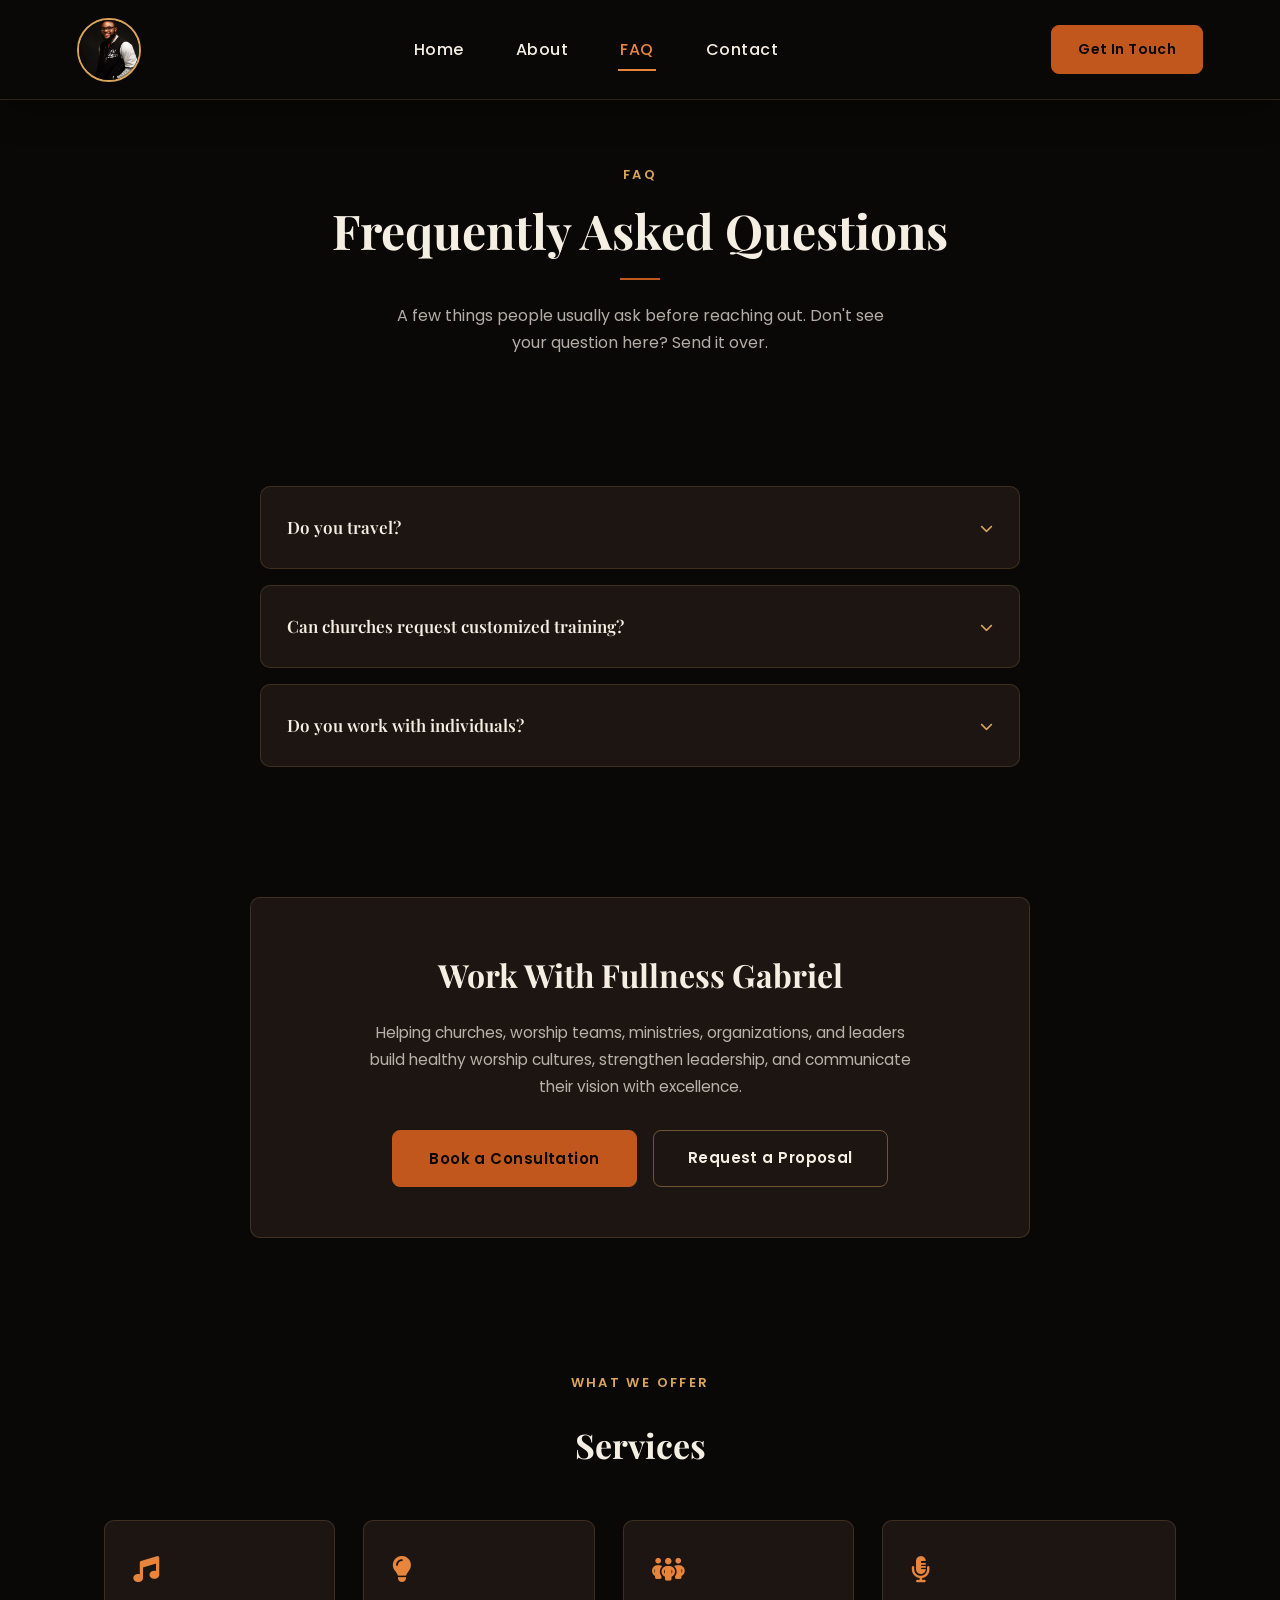
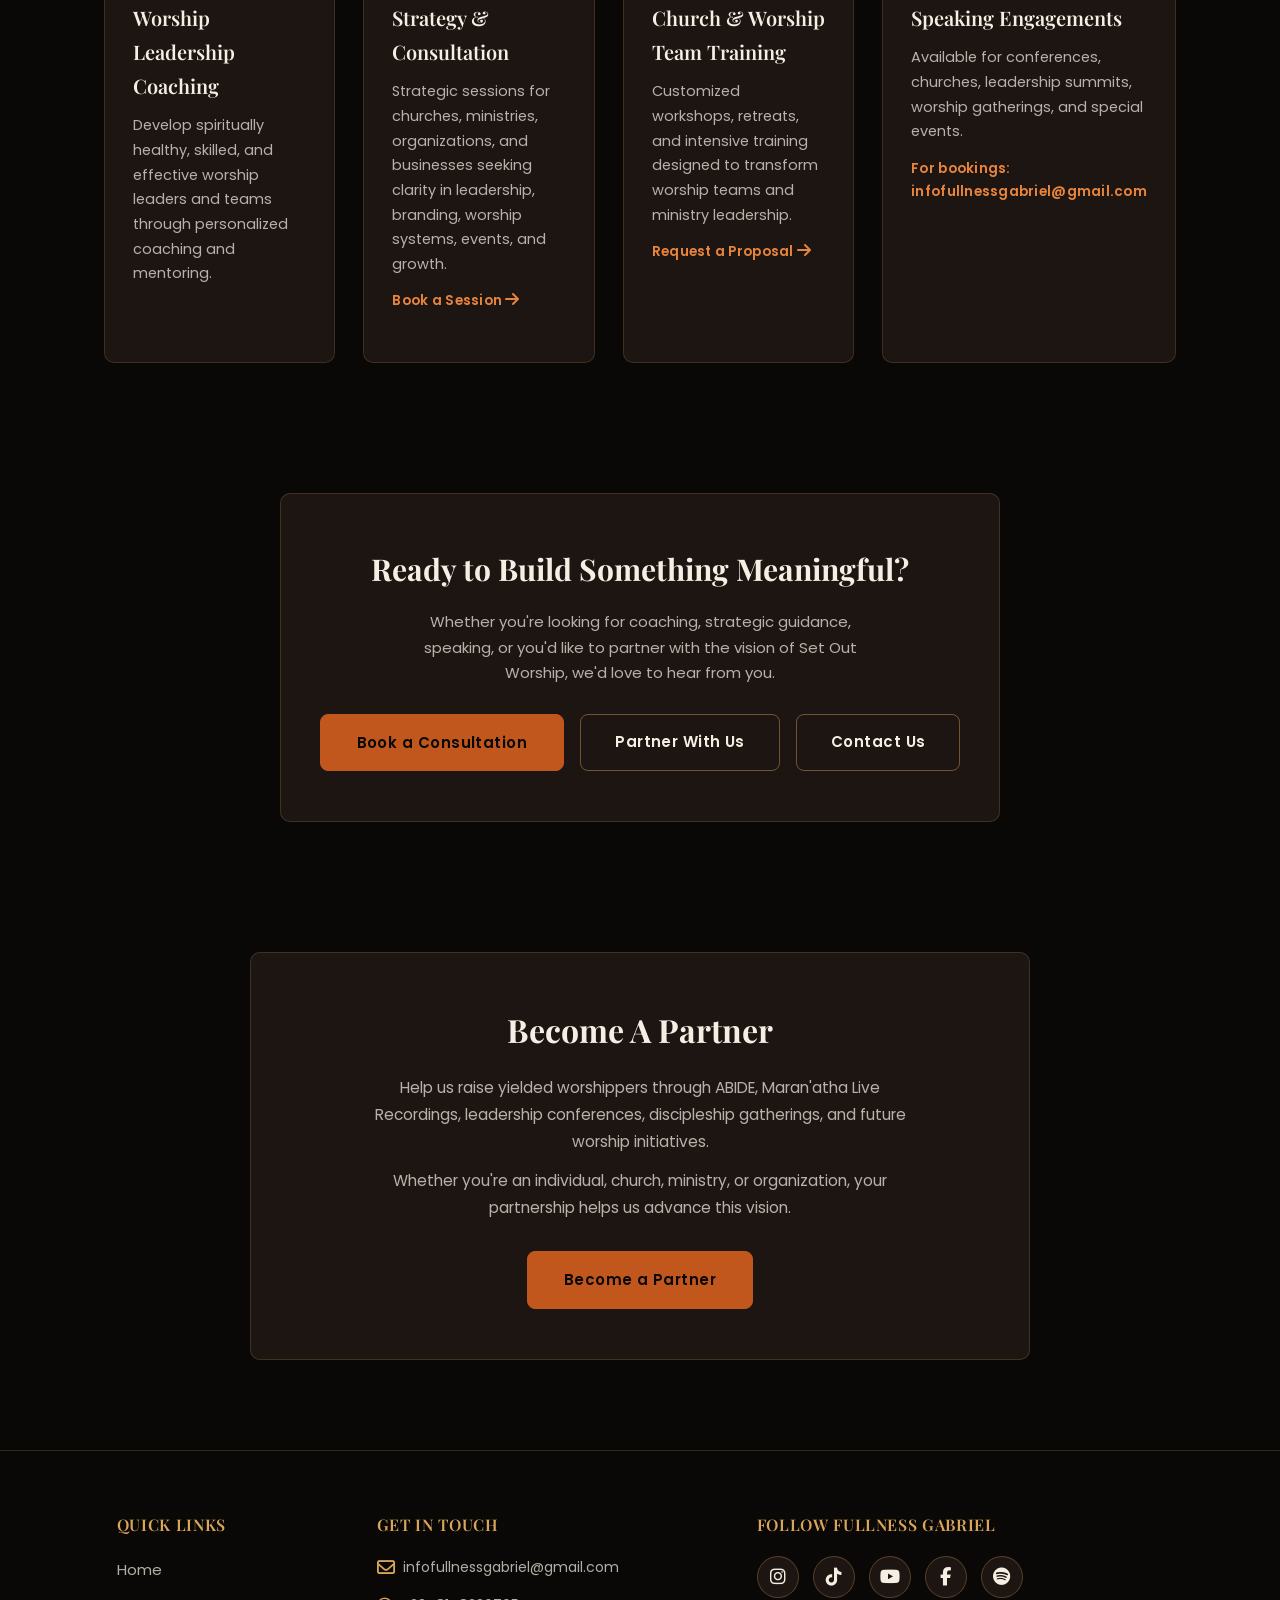
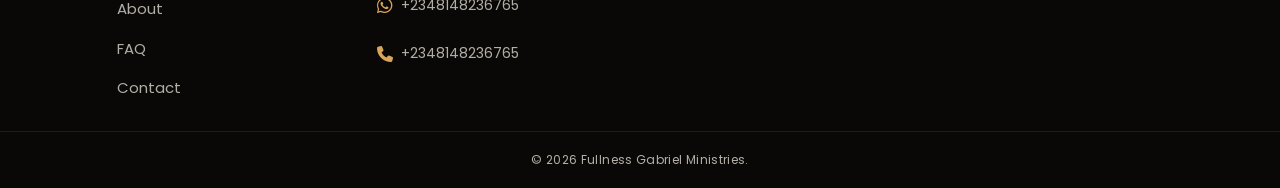
<file: FAQ_page.html>
<!DOCTYPE html>
<html lang="en">
<head>
    <meta charset="UTF-8">
    <meta name="viewport" content="width=device-width, initial-scale=1.0">

    <link rel="stylesheet" href="https://cdnjs.cloudflare.com/ajax/libs/font-awesome/6.7.2/css/all.min.css">
    <link rel="preconnect" href="https://fonts.googleapis.com">
    <link rel="preconnect" href="https://fonts.gstatic.com" crossorigin>
    <link href="https://fonts.googleapis.com/css2?family=Poppins:wght@300;400;500;600;700&family=Playfair+Display:wght@400;600;700;800&display=swap" rel="stylesheet">

    <link rel="icon" href="logo.jpg">
    <link rel="stylesheet" href="styles.css">
    <title>FAQ | Fullness Gabriel</title>
</head>
<body>

<header class="navbar">

    <div class="logo">
        <a href="index.html"><img src="logo.jpg" alt="Fullness Gabriel logo"></a>
    </div>

    <nav class="nav-links">
        <a href="index.html">Home</a>
        <a href="About_page.html">About</a>
        <a href="FAQ_page.html" class="active">FAQ</a>
        <a href="Contact_page.html">Contact</a>
    </nav>

    <a href="Contact_page.html" class="nav-cta">Get In Touch</a>

    <div class="hamburger" id="hamburger">
        <i class="fa-solid fa-bars"></i>
    </div>

</header>

<!-- MOBILE MENU -->

<div class="mobile-menu" id="mobileMenu">

    <div class="menu-header">

        <a href="index.html"><img src="logo.jpg" alt="Fullness Gabriel logo"></a>

        <span id="closeBtn">
            <i class="fa-solid fa-xmark"></i>
        </span>

    </div>

    <div class="mobile-main">
    <ul>

        <li><a href="index.html"><i class="fa-solid fa-house"></i> Home <i class="fa-solid fa-chevron-right"></i></a></li>

        <li><a href="About_page.html"><i class="fa-solid fa-user"></i> About<i class="fa-solid fa-chevron-right"></i></a></li>

        <li><a href="FAQ_page.html"><i class="fa-regular fa-circle-question"></i> FAQ<i class="fa-solid fa-chevron-right"></i></a></li>

        <li><a href="Contact_page.html"><i class="fa-regular fa-address-book"></i> Contact<i class="fa-solid fa-chevron-right"></i></a></li>

    </ul>

    </div>

    <a href="Contact_page.html" class="apply-btn">GET IN TOUCH</a>

    <div class="follow-us">

        <h4>FOLLOW FULLNESS GABRIEL</h4>

        <div class="social-icons">

                    <a href="https://www.instagram.com/fullnessgabriel?igsh=N3loZGlmcjB6Njdj"><i class="fa-brands fa-instagram"></i></a>

                    <a href="https://linktr.ee/fullnessgabriel"><i class="fa-brands fa-tiktok"></i></a>

                    <a href="https://youtube.com/@fullnessgabriel?si=l7qDHSMmrKFz6IT1"><i class="fa-brands fa-youtube"></i></a>

                    <a href="https://www.facebook.com/share/1HKxrTVWCq/"><i class="fa-brands fa-facebook-f"></i></a>

                    <a href="https://open.spotify.com/artist/4Uj46Pn93SL33o1KskN8cC?si=l8GVAa5tSmytKQ4L-N4TWw"><i class="fa-brands fa-spotify"></i></a>

                </div>

    </div>

</div>

<main class="container">

<section class="page-header reveal">
    <span class="eyebrow">FAQ</span>
    <h1>Frequently Asked Questions</h1>
    <span class="section-rule"></span>
    <p class="page-header-sub">A few things people usually ask before reaching out. Don't see your question here? Send it over.</p>
</section>

<section class="faq-section reveal">

    <details class="faq-item">
        <summary>Do you travel?</summary>
        <p>Yes. We are available for local and international engagements.</p>
    </details>

    <details class="faq-item">
        <summary>Can churches request customized training?</summary>
        <p>Absolutely. Every church has unique needs, so we design training specifically for your team.</p>
    </details>

    <details class="faq-item">
        <summary>Do you work with individuals?</summary>
        <p>Yes. Worship leaders, pastors, creatives, and ministry leaders can book one-on-one coaching and consultation sessions.</p>
    </details>

</section>

<section class="work-with-section reveal">
    <h2>Work With Fullness Gabriel</h2>
    <p>Helping churches, worship teams, ministries, organizations, and leaders build healthy worship cultures, strengthen leadership, and communicate their vision with excellence.</p>
    <div class="cta-row">
        <a class="cta" href="Contact_page.html">Book a Consultation</a>
        <a class="cta-outline" href="Contact_page.html">Request a Proposal</a>
    </div>
</section>

<section class="service-section reveal">
    <div class="section-heading">
        <span class="eyebrow">What We Offer</span>
        <h2>Services</h2>
    </div>

    <div class="service-grid">

        <div class="service-card">
            <i class="fa-solid fa-music"></i>
            <h3>Worship Leadership Coaching</h3>
            <p>Develop spiritually healthy, skilled, and effective worship leaders and teams through personalized coaching and mentoring.</p>
        </div>

        <div class="service-card">
            <i class="fa-solid fa-lightbulb"></i>
            <h3>Strategy &amp; Consultation</h3>
            <p>Strategic sessions for churches, ministries, organizations, and businesses seeking clarity in leadership, branding, worship systems, events, and growth.</p>
            <a class="card-cta" href="Contact_page.html">Book a Session <i class="fa-solid fa-arrow-right"></i></a>
        </div>

        <div class="service-card">
            <i class="fa-solid fa-people-group"></i>
            <h3>Church &amp; Worship Team Training</h3>
            <p>Customized workshops, retreats, and intensive training designed to transform worship teams and ministry leadership.</p>
            <a class="card-cta" href="Contact_page.html">Request a Proposal <i class="fa-solid fa-arrow-right"></i></a>
        </div>

        <div class="service-card">
            <i class="fa-solid fa-microphone-lines"></i>
            <h3>Speaking Engagements</h3>
            <p>Available for conferences, churches, leadership summits, worship gatherings, and special events.</p>
            <a class="card-cta" href="mailto:infofullnessgabriel@gmail.com">For bookings: infofullnessgabriel@gmail.com</a>
        </div>

    </div>
</section>

<section class="page-cta reveal">
    <h2>Ready to Build Something Meaningful?</h2>
    <p>Whether you're looking for coaching, strategic guidance, speaking, or you'd like to partner with the vision of Set Out Worship, we'd love to hear from you.</p>
    <div class="cta-row">
        <a class="cta" href="Contact_page.html">Book a Consultation</a>
        <a class="cta-outline" href="Contact_page.html">Partner With Us</a>
        <a class="cta-outline" href="Contact_page.html">Contact Us</a>
    </div>
</section>

<section class="partner-section reveal">
    <h2>Become A Partner</h2>
    <p>Help us raise yielded worshippers through ABIDE, Maran'atha Live Recordings, leadership conferences, discipleship gatherings, and future worship initiatives.</p>
    <p>Whether you're an individual, church, ministry, or organization, your partnership helps us advance this vision.</p>
    <a class="cta" href="Contact_page.html">Become a Partner</a>
</section>

</main>

<footer class="fonch-footer">

    <div class="footer-top">

        <div class="footer-grid">

            <!-- Quick Links -->
            <div class="footer-column footer-links">
                <h4>Quick Links</h4>
                <ul>
                    <li><a href="index.html">Home</a></li>
                    <li><a href="About_page.html">About</a></li>
                    <li><a href="FAQ_page.html">FAQ</a></li>
                    <li><a href="Contact_page.html">Contact</a></li>
                </ul>
            </div>

            <!-- Contact -->
            <div class="footer-column footer-contact">
                <h4>Get In Touch</h4>

                <div class="contact-item">
                    <a href="mailto:infofullnessgabriel@gmail.com"><i class="fa-regular fa-envelope"></i>
                    <span>infofullnessgabriel@gmail.com</span></a>
                </div>

                <div class="phone-contacts">

                    <div class="contact-item">
                        <a href="https://wa.me/2348148236765"><i class="fa-brands fa-whatsapp"></i>
                        <span>+2348148236765</span></a>
                    </div>

                    <div class="contact-item">
                        <a href="tel:+2348148236765"><i id="phone_icon" class="fa-solid fa-phone"></i>
                        <span>+2348148236765</span></a>
                    </div>

                </div>
            </div>

            <!-- Follow -->
            <div class="footer-column footer-follow">
                <h4>Follow Fullness Gabriel</h4>

                <div class="social-icons">
                    <a href="https://www.instagram.com/fullnessgabriel?igsh=N3loZGlmcjB6Njdj"><i class="fa-brands fa-instagram"></i></a>
                    <a href="https://linktr.ee/fullnessgabriel"><i class="fa-brands fa-tiktok"></i></a>
                    <a href="https://youtube.com/@fullnessgabriel?si=l7qDHSMmrKFz6IT1"><i class="fa-brands fa-youtube"></i></a>
                    <a href="https://www.facebook.com/share/1HKxrTVWCq/"><i class="fa-brands fa-facebook-f"></i></a>
                    <a href="https://open.spotify.com/artist/4Uj46Pn93SL33o1KskN8cC?si=l8GVAa5tSmytKQ4L-N4TWw"><i class="fa-brands fa-spotify"></i></a>
                </div>
            </div>

        </div>

    </div>

</footer>

<div class="footer-bottom">
    &copy; 2026 Fullness Gabriel Ministries.
</div>

<script src="script.js"></script>

</body>
</html>
</file>
<file: styles.css>
/* ==========================================================================
   FULLNESS GABRIEL — Design Tokens
   ========================================================================== */

:root{
    --c-black:        #0a0807;
    --c-black-soft:   #171210;
    --c-orange-deep:  #6f2f0f;
    --c-orange:       #c1571c;
    --c-orange-light: #e8853d;
    --c-gold:         #d8a559;
    --c-cream:        #f5eee3;
    --c-cream-dim:    rgba(245, 238, 227, 0.72);
    --c-surface:      #1c1512;
    --c-surface-2:    #150f0d;
    --c-surface-hover:#241a15;

    --font-display: 'Playfair Display', serif;
    --font-body: 'Poppins', sans-serif;

    --radius-md: 8px;
    --radius-lg: 10px;

    --shadow-soft: 0 14px 30px rgba(0, 0, 0, 0.35);
    --shadow-glow: none;

    --ease: cubic-bezier(0.22, 1, 0.36, 1);
}

*{
    margin: 0;
    padding: 0;
    box-sizing: border-box;
}

html{
    scroll-behavior: smooth;
}

body{
    overflow-x: hidden;
    background: var(--c-black);
    color: var(--c-cream);
    font-family: var(--font-body);
    line-height: 1.7;
}

img{
    display: block;
    max-width: 100%;
}

a{
    font-family: var(--font-body);
}

::selection{
    background: var(--c-orange);
    color: var(--c-black);
}

/* Focus visibility for accessibility */
a:focus-visible,
button:focus-visible{
    outline: 2px solid var(--c-gold);
    outline-offset: 3px;
    border-radius: 4px;
}

/* Scroll-reveal base state */
.reveal{
    opacity: 0;
    transform: translateY(36px);
    transition: opacity 0.9s var(--ease), transform 0.9s var(--ease);
}

.reveal.in-view{
    opacity: 1;
    transform: translateY(0);
}

@media (prefers-reduced-motion: reduce){
    html{ scroll-behavior: auto; }
    .reveal{ opacity: 1; transform: none; transition: none; }
    *{ animation: none !important; transition: none !important; }
}

/* ==========================================================================
   NAVBAR
   ========================================================================== */

.navbar{
    position: sticky;
    top: 0;
    z-index: 100;
    background: var(--c-black);
    padding: 0 5%;
    display: flex;
    align-items: center;
    justify-content: space-between;
    height: 100px;
    width: 100%;
    border-bottom: 1px solid rgba(216, 165, 89, 0.18);
    box-shadow: 0 10px 30px rgba(0, 0, 0, 0.35);
}

.logo a{
    display: inline-flex;
    padding: 12px 0;
}

.logo img{
    width: 64px;
    height: 64px;
    object-fit: cover;
    border-radius: 100%;
    border: 2px solid var(--c-gold);
    transition: border-color 0.3s ease;
}

.logo img:hover{
    border-color: var(--c-orange-light);
}

.nav-links{
    display: flex;
    align-items: center;
    gap: 48px;
}

.nav-links a{
    position: relative;
    text-decoration: none;
    color: var(--c-cream);
    font-size: 16px;
    font-weight: 500;
    letter-spacing: 0.03em;
    padding: 6px 2px;
    transition: color 0.3s ease;
}

.nav-links a::after{
    content: "";
    position: absolute;
    left: 0;
    bottom: -2px;
    width: 0;
    height: 2px;
    background: var(--c-orange-light);
    transition: width 0.35s var(--ease);
}

.nav-links a:hover,
.nav-links a.active{
    color: var(--c-orange-light);
}

.nav-links a:hover::after,
.nav-links a.active::after{
    width: 100%;
}

.nav-cta{
    display: none;
    text-decoration: none;
    color: var(--c-black);
    font-weight: 600;
    font-size: 14px;
    letter-spacing: 0.03em;
    padding: 12px 26px;
    border-radius: var(--radius-md);
    background: var(--c-orange);
    border: 1px solid var(--c-orange);
    transition: background 0.25s ease, border-color 0.25s ease, color 0.25s ease;
}

.nav-cta:hover{
    background: var(--c-orange-deep);
    border-color: var(--c-orange-deep);
    color: var(--c-cream);
}

.hamburger{
    display: none;
    cursor: pointer;
    font-size: 26px;
    color: var(--c-cream);
    transition: color 0.3s ease, transform 0.3s ease;
}

.hamburger:hover{
    color: var(--c-orange-light);
    transform: scale(1.08);
}

/* ==========================================================================
   MOBILE MENU
   ========================================================================== */

.mobile-menu{
    position: fixed;
    top: 0;
    right: -320px;
    width: 100%;
    max-width: 320px;
    height: 100vh;
    background: var(--c-black-soft);
    transition: right 0.4s var(--ease);
    z-index: 9999;
    box-shadow: -20px 0 50px rgba(0, 0, 0, 0.5);
}

.mobile-menu.active{
    right: 0;
}

.menu-header{
    display: flex;
    justify-content: space-between;
    align-items: center;
    background: var(--c-black);
    padding: 10px 20px;
    height: 100px;
    border-bottom: 1px solid rgba(216, 165, 89, 0.2);
}

.menu-header img{
    width: 56px;
    height: 56px;
    object-fit: cover;
    border-radius: 100%;
    border: 2px solid var(--c-gold);
}

#closeBtn{
    font-size: 24px;
    cursor: pointer;
    color: var(--c-cream);
    transition: color 0.3s ease, transform 0.3s ease;
}

#closeBtn:hover{
    color: var(--c-orange-light);
    transform: rotate(90deg);
}

.mobile-main{
    padding: 24px 20px;
}

.mobile-menu ul{
    list-style: none;
}

.mobile-menu li{
    margin-bottom: 12px;
    border-radius: var(--radius-md);
    background: var(--c-surface);
    border: 1px solid rgba(216, 165, 89, 0.15);
    transition: background 0.3s ease, transform 0.3s ease;
}

.mobile-menu li:hover{
    background: rgba(216, 165, 89, 0.12);
    transform: translateX(4px);
}

.mobile-menu a{
    display: flex;
    justify-content: space-between;
    align-items: center;
    gap: 10px;
    text-decoration: none;
    color: var(--c-cream);
    padding: 14px 16px;
    font-size: 15px;
}

.mobile-menu a i:last-child{
    font-size: 12px;
    color: var(--c-orange-light);
}

.mobile-menu .apply-btn{
    text-decoration: none;
    width: 86%;
    padding: 14px;
    margin: 10px auto 0;
    text-align: center;
    background: var(--c-orange);
    color: var(--c-black);
    font-weight: 600;
    letter-spacing: 0.04em;
    border: 1px solid var(--c-orange);
    border-radius: var(--radius-md);
    display: flex;
    justify-content: center;
    align-items: center;
    transition: background 0.25s ease, border-color 0.25s ease, color 0.25s ease;
}

.mobile-menu .apply-btn:hover{
    background: var(--c-orange-deep);
    border-color: var(--c-orange-deep);
    color: var(--c-cream);
}

.follow-us{
    margin-top: 30px;
    text-align: center;
    padding: 0 20px;
}

.follow-us h4{
    margin-bottom: 16px;
    font-family: var(--font-display);
    font-weight: 600;
    font-size: 15px;
    letter-spacing: 0.04em;
    color: var(--c-gold);
    text-transform: uppercase;
}

.social-icons{
    display: flex;
    justify-content: center;
    gap: 12px;
}

.social-icons a{
    width: 40px;
    height: 40px;
    background: var(--c-surface);
    border: 1px solid rgba(216, 165, 89, 0.3);
    border-radius: 50%;
    display: flex;
    justify-content: center;
    align-items: center;
    transition: transform 0.3s var(--ease), background 0.3s ease, box-shadow 0.3s ease;
}

.social-icons a:hover{
    background: var(--c-orange);
    transform: translateY(-2px);
}

.social-icons i{
    font-size: 18px;
    color: var(--c-cream);
}

@media (min-width: 769px){
    .mobile-menu{
        display: none;
    }
}

/* ==========================================================================
   LAYOUT / MAIN
   ========================================================================== */

main{
    padding: 0 6% 40px;
    display: flex;
    flex-direction: column;
    align-items: center;
    gap: 90px;
    max-width: 1200px;
    margin: 0 auto;
}

.section-rule{
    display: block;
    width: 40px;
    height: 2px;
    margin: 0 auto 22px;
    background: var(--c-orange);
}

/* ---- Hero ---- */

.hero-section{
    display: flex;
    flex-direction: column;
    align-items: center;
    gap: 40px;
    padding-top: 60px;
    text-align: center;
}

.hero-media{
    position: relative;
    width: 100%;
    max-width: 420px;
}

#hero-img{
    width: 100%;
    border-radius: var(--radius-md);
    box-shadow: var(--shadow-soft);
}

.hero-content h1{
    font-family: var(--font-display);
    font-weight: 700;
    font-size: clamp(28px, 5vw, 46px);
    line-height: 1.25;
    color: var(--c-cream);
    margin-bottom: 18px;
}

.hero-sub{
    font-size: 16px;
    color: var(--c-cream-dim);
    max-width: 520px;
    margin: 0 auto 28px;
}

.cta{
    display: inline-block;
    text-decoration: none;
    color: var(--c-black);
    font-weight: 600;
    font-size: 15px;
    letter-spacing: 0.03em;
    padding: 15px 36px;
    border-radius: var(--radius-md);
    background: var(--c-orange);
    border: 1px solid var(--c-orange);
    transition: background 0.25s ease, border-color 0.25s ease, color 0.25s ease;
}

.cta:hover{
    background: var(--c-orange-deep);
    border-color: var(--c-orange-deep);
    color: var(--c-cream);
}

/* ---- Intro (text + image) ---- */

.intro-section{
    display: flex;
    flex-direction: column-reverse;
    align-items: center;
    gap: 32px;
}

.intro-text{
    text-align: center;
}

.intro-text p{
    font-size: 17px;
    color: var(--c-cream-dim);
    max-width: 620px;
    margin: 0 auto;
}

.intro-media img{
    width: 100%;
    max-width: 500px;
    border-radius: var(--radius-lg);
    box-shadow: var(--shadow-soft);
    transition: transform 0.5s var(--ease), box-shadow 0.5s var(--ease);
}

.intro-media img:hover{
    transform: translateY(-2px);
    box-shadow: var(--shadow-glow);
}

/* ---- Mission / closing (pull quotes) ---- */

.mission-section,
.closing-section{
    text-align: center;
    max-width: 720px;
    padding: 10px 10px 0;
}

.quote-mark{
    display: block;
    font-size: 26px;
    color: var(--c-gold);
    opacity: 0.7;
    margin-bottom: 14px;
}

.mission-section p,
.closing-section p{
    font-family: var(--font-display);
    font-size: clamp(18px, 2.4vw, 24px);
    font-weight: 600;
    line-height: 1.6;
    color: var(--c-cream);
}

/* ---- Gallery / carousel ---- */

.gallery-section{
    width: 100%;
}

.carousel-container{
    position: relative;
    max-width: 800px;
    margin: 0 auto;
    overflow: hidden;
    border-radius: var(--radius-lg);
    box-shadow: var(--shadow-soft);
    border: 1px solid rgba(216, 165, 89, 0.2);
}

.carousel-slides{
    display: flex;
    overflow-x: auto;
    scroll-behavior: smooth;
    scroll-snap-type: x mandatory;
    scrollbar-width: none;
}

.carousel-slides::-webkit-scrollbar{
    display: none;
}

.slide{
    flex: 0 0 100%;
    width: 100%;
    scroll-snap-align: start;
}

.slide img{
    width: 100%;
    height: auto;
    aspect-ratio: 4 / 3;
    object-fit: cover;
}

.carousel-nav{
    position: absolute;
    bottom: 18px;
    left: 50%;
    transform: translateX(-50%);
    display: flex;
    gap: 12px;
}

.carousel-nav a{
    width: 11px;
    height: 11px;
    background-color: rgba(245, 238, 227, 0.45);
    border-radius: 50%;
    transition: background-color 0.3s ease, transform 0.3s ease;
}

.carousel-nav a:hover,
.carousel-nav a.active{
    background-color: var(--c-gold);
    transform: scale(1.25);
}

/* ==========================================================================
   TABLET / DESKTOP
   ========================================================================== */

@media (min-width: 769px){

    .navbar{
        padding: 0 6%;
    }

    .nav-cta{
        display: inline-block;
    }

    main{
        gap: 130px;
        padding: 0 5% 70px;
    }

    .hero-section{
        flex-direction: row;
        text-align: left;
        gap: 70px;
        padding-top: 90px;
    }

    .hero-media{
        flex: 0 0 42%;
        max-width: 460px;
    }

    .hero-content{
        flex: 1;
    }

    .hero-sub{
        margin: 0 0 32px;
    }

    .intro-section{
        flex-direction: row;
        text-align: left;
        gap: 60px;
    }

    .intro-text{
        flex: 1;
        text-align: left;
    }

    .intro-text .section-rule{
        margin: 0 0 22px;
    }

    .intro-text p{
        margin: 0;
        font-size: 18px;
    }

    .intro-media{
        flex: 0 0 46%;
    }

    .mission-section,
    .closing-section{
        padding: 20px 40px 0;
    }
}

@media (min-width: 1100px){
    .hero-content h1{
        font-size: 52px;
    }
}

@media (max-width: 768px){

    .navbar{
        padding: 0 20px;
        height: 84px;
    }

    .nav-links{
        display: none;
    }

    .hamburger{
        display: block;
        margin-left: auto;
    }

    main{
        gap: 70px;
        padding: 0 6% 30px;
    }
}

/* ==========================================================================
   FOOTER
   ========================================================================== */

.fonch-footer{
    margin-top: 20px;
    width: 100%;
    background: linear-gradient(180deg, rgba(10, 8, 7, 0.4) 0%, var(--c-black) 40%);
    border-top: 1px solid rgba(216, 165, 89, 0.2);
    color: var(--c-cream);
}

.footer-top{
    max-width: 1200px;
    margin: 0 auto;
    padding: 60px 6% 30px;
}

.footer-grid{
    display: grid;
    grid-template-columns: 1fr;
    gap: 40px;
    text-align: center;
}

.footer-column h4{
    font-family: var(--font-display);
    font-weight: 600;
    font-size: 16px;
    letter-spacing: 0.04em;
    text-transform: uppercase;
    color: var(--c-gold);
    margin-bottom: 18px;
}

.footer-column ul{
    list-style: none;
    display: flex;
    flex-direction: column;
    gap: 12px;
    align-items: center;
}

.footer-column ul li a{
    text-decoration: none;
    color: var(--c-cream-dim);
    font-size: 15px;
    transition: color 0.3s ease, padding-left 0.3s ease;
}

.footer-column ul li a:hover{
    color: var(--c-orange-light);
}

.contact-item{
    display: flex;
    align-items: center;
    justify-content: center;
    flex-wrap: wrap;
    gap: 10px;
    margin-bottom: 14px;
    color: var(--c-cream-dim);
}

.contact-item a{
    display: flex;
    flex-direction: row;
    align-items: center;
    gap: 8px;
    text-decoration: none;
    color: var(--c-cream-dim);
    font-size: 14px;
    transition: color 0.3s ease;
}

.contact-item a:hover{
    color: var(--c-orange-light);
}

.contact-item i{
    font-size: 18px;
    color: var(--c-gold);
}

.phone-contacts{
    display: flex;
    justify-content: center;
    align-items: center;
    flex-wrap: wrap;
    gap: 20px;
    width: 100%;
}

#phone_icon{
    font-size: 16px;
}

.footer-follow .social-icons{
    display: flex;
    justify-content: center;
    gap: 14px;
}

.footer-follow .social-icons a{
    width: 42px;
    height: 42px;
    display: flex;
    justify-content: center;
    align-items: center;
    border-radius: 50%;
    background: var(--c-surface);
    border: 1px solid rgba(216, 165, 89, 0.3);
    color: var(--c-cream);
    font-size: 17px;
    text-decoration: none;
    transition: transform 0.3s var(--ease), background 0.3s ease, box-shadow 0.3s ease;
}

.footer-follow .social-icons a:hover{
    background: var(--c-orange);
    color: var(--c-black);
    transform: translateY(-2px);
}

.footer-bottom{
    width: 100%;
    text-align: center;
    padding: 18px 20px;
    font-size: 12px;
    letter-spacing: 0.03em;
    color: var(--c-cream-dim);
    background: var(--c-black);
    border-top: 1px solid rgba(216, 165, 89, 0.12);
}

@media (min-width: 769px){

    .footer-grid{
        grid-template-columns: minmax(0, 220px) minmax(0, 340px) minmax(0, 1fr);
        text-align: left;
    }

    .footer-column ul{
        align-items: flex-start;
    }

    .contact-item{
        justify-content: flex-start;
    }

    .phone-contacts{
        flex-direction: column;
        align-items: flex-start;
        gap: 10px;
    }

    .footer-follow .social-icons{
        justify-content: flex-start;
    }
}

/* ==========================================================================
   PAGE HEADER (About / Contact)
   ========================================================================== */

.page-header{
    text-align: center;
    max-width: 720px;
    padding-top: 60px;
}

.eyebrow{
    display: inline-block;
    font-family: var(--font-body);
    font-size: 13px;
    font-weight: 600;
    letter-spacing: 0.18em;
    text-transform: uppercase;
    color: var(--c-gold);
    margin-bottom: 14px;
}

.page-header h1{
    font-family: var(--font-display);
    font-weight: 700;
    font-size: clamp(30px, 5vw, 48px);
    line-height: 1.25;
    color: var(--c-cream);
    margin-bottom: 18px;
}

.page-header-sub{
    font-size: 16px;
    color: var(--c-cream-dim);
    max-width: 520px;
    margin: 0 auto;
}

/* ==========================================================================
   SERVICES (About page)
   ========================================================================== */

.service-section{
    width: 100%;
    text-align: center;
}

.section-heading{
    text-align: center;
    margin-bottom: 46px;
}

.section-heading h2{
    font-family: var(--font-display);
    font-weight: 700;
    font-size: clamp(24px, 3.2vw, 34px);
    color: var(--c-cream);
    margin-top: 8px;
}

.service-grid{
    display: grid;
    grid-template-columns: 1fr;
    gap: 24px;
}

.service-card{
    background: var(--c-surface);
    border: 1px solid rgba(216, 165, 89, 0.18);
    border-radius: var(--radius-lg);
    padding: 36px 28px;
    text-align: left;
    transition: transform 0.4s var(--ease), box-shadow 0.4s var(--ease), border-color 0.4s ease;
}

.service-card:hover{
    transform: translateY(-2px);
    border-color: rgba(216, 165, 89, 0.5);
    box-shadow: var(--shadow-glow);
}

.service-card i{
    font-size: 26px;
    color: var(--c-orange-light);
    margin-bottom: 18px;
}

.service-card h3{
    font-family: var(--font-display);
    font-weight: 600;
    font-size: 20px;
    color: var(--c-cream);
    margin-bottom: 10px;
}

.service-card p{
    font-size: 14.5px;
    color: var(--c-cream-dim);
    line-height: 1.7;
}

/* ==========================================================================
   PAGE CTA BANNER
   ========================================================================== */

.page-cta{
    width: 100%;
    max-width: 720px;
    text-align: center;
    background: var(--c-surface);
    border: 1px solid rgba(216, 165, 89, 0.2);
    border-radius: var(--radius-lg);
    padding: 50px 30px;
}

.page-cta h2{
    font-family: var(--font-display);
    font-weight: 700;
    font-size: clamp(22px, 3vw, 30px);
    color: var(--c-cream);
    margin-bottom: 14px;
}

.page-cta p{
    color: var(--c-cream-dim);
    font-size: 15px;
    max-width: 480px;
    margin: 0 auto 28px;
}

/* ==========================================================================
   CONTACT PAGE
   ========================================================================== */

.contact-grid{
    width: 100%;
    display: grid;
    grid-template-columns: 1fr;
    gap: 22px;
}

.contact-card{
    display: flex;
    flex-direction: column;
    align-items: center;
    text-align: center;
    gap: 10px;
    text-decoration: none;
    background: var(--c-surface);
    border: 1px solid rgba(216, 165, 89, 0.18);
    border-radius: var(--radius-lg);
    padding: 34px 20px;
    color: var(--c-cream);
    transition: transform 0.4s var(--ease), box-shadow 0.4s var(--ease), border-color 0.4s ease, background 0.4s ease;
}

.contact-card:hover{
    transform: translateY(-2px);
    border-color: rgba(216, 165, 89, 0.5);
    background: rgba(216, 165, 89, 0.08);
    box-shadow: var(--shadow-glow);
}

.contact-card i{
    font-size: 28px;
    color: var(--c-orange-light);
    margin-bottom: 6px;
}

.contact-card h3{
    font-family: var(--font-display);
    font-weight: 600;
    font-size: 17px;
}

.contact-card p{
    font-size: 14px;
    color: var(--c-cream-dim);
    word-break: break-word;
}

/* Form */

.contact-form-section{
    width: 100%;
    max-width: 720px;
}

.contact-form-intro{
    text-align: center;
    margin-bottom: 36px;
}

.contact-form-intro h2{
    font-family: var(--font-display);
    font-weight: 700;
    font-size: clamp(22px, 3vw, 30px);
    color: var(--c-cream);
    margin-bottom: 10px;
}

.contact-form-intro p{
    color: var(--c-cream-dim);
    font-size: 14.5px;
}

.contact-form{
    display: flex;
    flex-direction: column;
    gap: 22px;
    background: var(--c-surface);
    border: 1px solid rgba(216, 165, 89, 0.18);
    border-radius: var(--radius-lg);
    padding: 36px;
}

.form-row{
    display: grid;
    grid-template-columns: 1fr;
    gap: 22px;
}

.form-group{
    display: flex;
    flex-direction: column;
    gap: 8px;
}

.form-group label{
    font-size: 13px;
    font-weight: 500;
    letter-spacing: 0.03em;
    color: var(--c-gold);
    text-transform: uppercase;
}

.form-group input,
.form-group textarea{
    font-family: var(--font-body);
    font-size: 15px;
    color: var(--c-cream);
    background: var(--c-surface-2);
    border: 1px solid rgba(216, 165, 89, 0.25);
    border-radius: 10px;
    padding: 14px 16px;
    resize: vertical;
    transition: border-color 0.3s ease, box-shadow 0.3s ease, background 0.3s ease;
}

.form-group input::placeholder,
.form-group textarea::placeholder{
    color: rgba(245, 238, 227, 0.4);
}

.form-group input:focus,
.form-group textarea:focus{
    outline: none;
    border-color: var(--c-orange-light);
    background: var(--c-surface-hover);
}

.form-submit{
    border: none;
    cursor: pointer;
    align-self: center;
    font-family: var(--font-body);
}

.form-row{
    min-width: 0;
}

.form-group{
    min-width: 0;
}

.form-group input,
.form-group textarea{
    width: 100%;
    min-width: 0;
}

/* Connect / social */

.connect-social{
    text-align: center;
}

.connect-social h2{
    font-family: var(--font-display);
    font-weight: 700;
    font-size: clamp(22px, 3vw, 30px);
    color: var(--c-cream);
    margin: 8px 0 26px;
}

.connect-social .social-icons{
    display: flex;
    justify-content: center;
    gap: 16px;
}

.connect-social .social-icons a{
    width: 48px;
    height: 48px;
    display: flex;
    justify-content: center;
    align-items: center;
    border-radius: 50%;
    background: var(--c-surface);
    border: 1px solid rgba(216, 165, 89, 0.3);
    color: var(--c-cream);
    font-size: 19px;
    text-decoration: none;
    transition: transform 0.3s var(--ease), background 0.3s ease, box-shadow 0.3s ease;
}

.connect-social .social-icons a:hover{
    background: var(--c-orange);
    color: var(--c-black);
    transform: translateY(-2px);
}

/* ==========================================================================
   DESKTOP — About / Contact
   ========================================================================== */

@media (min-width: 769px){

    .service-grid{
        grid-template-columns: repeat(2, 1fr);
        gap: 28px;
    }

    .contact-grid{
        grid-template-columns: repeat(3, 1fr);
        gap: 26px;
    }

    .form-row{
        grid-template-columns: 1fr 1fr;
    }

    .contact-form{
        padding: 48px;
    }
}

@media (min-width: 1100px){
    .service-grid{
        grid-template-columns: repeat(4, 1fr);
    }
}

/* ==========================================================================
   ABOUT PAGE — Vision, Mission, Values, Initiatives, Testimonials, Bookings
   ========================================================================== */

.vision-mission-grid{
    width: 100%;
    display: grid;
    grid-template-columns: 1fr;
    gap: 22px;
}

.vm-card{
    background: var(--c-surface);
    border: 1px solid rgba(216, 165, 89, 0.18);
    border-radius: var(--radius-lg);
    padding: 38px 30px;
    transition: transform 0.4s var(--ease), box-shadow 0.4s var(--ease), border-color 0.4s ease;
}

.vm-card:hover{
    transform: translateY(-2px);
    border-color: rgba(216, 165, 89, 0.5);
    box-shadow: var(--shadow-glow);
}

.vm-card i{
    font-size: 24px;
    color: var(--c-orange-light);
    margin-bottom: 16px;
}

.vm-card h3{
    font-family: var(--font-display);
    font-weight: 600;
    font-size: 21px;
    color: var(--c-gold);
    margin-bottom: 12px;
}

.vm-card p{
    font-size: 15px;
    line-height: 1.75;
    color: var(--c-cream-dim);
}

/* Core Values */

.value-chips{
    display: flex;
    flex-wrap: wrap;
    justify-content: center;
    gap: 12px;
}

.value-chips span{
    padding: 10px 22px;
    border-radius: 999px;
    border: 1px solid rgba(216, 165, 89, 0.35);
    background: var(--c-surface);
    font-size: 13.5px;
    letter-spacing: 0.02em;
    color: var(--c-cream-dim);
    transition: all 0.35s var(--ease);
}

.value-chips span:hover{
    background: var(--c-orange);
    color: var(--c-black);
    border-color: transparent;
}

/* Signature Initiatives */

.initiative-grid{
    width: 100%;
    display: grid;
    grid-template-columns: 1fr;
    gap: 24px;
}

.initiative-card{
    position: relative;
    background: var(--c-surface);
    border: 1px solid rgba(216, 165, 89, 0.18);
    border-top: 3px solid var(--c-orange);
    border-radius: var(--radius-lg);
    padding: 38px 32px;
    transition: border-color 0.3s ease;
}

.initiative-card:hover{
    border-color: rgba(216, 165, 89, 0.5);
    border-top-color: var(--c-orange);
}

.initiative-card h3{
    position: relative;
    font-family: var(--font-display);
    font-weight: 600;
    font-size: 21px;
    color: var(--c-gold);
    margin-bottom: 12px;
}

.initiative-card p{
    position: relative;
    font-size: 15px;
    line-height: 1.75;
    color: var(--c-cream-dim);
}

/* Why Fullness Gabriel */

.why-list{
    display: flex;
    flex-direction: column;
    gap: 20px;
    text-align: center;
    max-width: 600px;
    margin: 0 auto;
}

.why-list p{
    font-family: var(--font-display);
    font-style: italic;
    font-weight: 500;
    font-size: clamp(17px, 2.4vw, 22px);
    color: var(--c-cream);
    line-height: 1.5;
}

/* Testimonials */

.testimonial-grid{
    width: 100%;
    display: grid;
    grid-template-columns: 1fr;
    gap: 22px;
}

.testimonial-card{
    background: var(--c-surface);
    border: 1px solid rgba(216, 165, 89, 0.18);
    border-radius: var(--radius-lg);
    padding: 32px 28px;
    transition: transform 0.4s var(--ease), box-shadow 0.4s var(--ease);
}

.testimonial-card:hover{
    transform: translateY(-2px);
    box-shadow: var(--shadow-glow);
}

.testimonial-card i{
    display: block;
    font-size: 20px;
    color: var(--c-gold);
    opacity: 0.8;
    margin-bottom: 16px;
}

.testimonial-card p{
    font-size: 14.5px;
    font-style: italic;
    line-height: 1.75;
    color: var(--c-cream-dim);
}

/* Bookings */

.booking-list{
    display: flex;
    flex-wrap: wrap;
    justify-content: center;
    gap: 12px;
    margin-bottom: 36px;
}

.booking-list span{
    padding: 10px 20px;
    border-radius: 999px;
    background: var(--c-surface);
    border: 1px solid rgba(216, 165, 89, 0.25);
    font-size: 13.5px;
    color: var(--c-cream-dim);
    transition: all 0.35s var(--ease);
}

.booking-list span:hover{
    border-color: rgba(216, 165, 89, 0.6);
    color: var(--c-cream);
}

/* ==========================================================================
   DESKTOP — About page extras
   ========================================================================== */

@media (min-width: 769px){

    .vision-mission-grid{
        grid-template-columns: 1fr 1fr;
    }

    .initiative-grid{
        grid-template-columns: 1fr 1fr;
    }

    .testimonial-grid{
        grid-template-columns: repeat(3, 1fr);
    }
}

/* ==========================================================================
   ABOUT PAGE — Image Banner / Placeholder
   ========================================================================== */

.image-banner-section{
    width: 100%;
    max-width: 900px;
}

.image-banner-section img{
    width: 100%;
    border-radius: var(--radius-lg);
    box-shadow: var(--shadow-soft);
    transition: transform 0.5s var(--ease), box-shadow 0.5s var(--ease);
}

.image-banner-section img:hover{
    transform: translateY(-2px);
    box-shadow: var(--shadow-glow);
}

.image-placeholder-box{
    width: 100%;
    aspect-ratio: 16 / 8;
    display: flex;
    flex-direction: column;
    align-items: center;
    justify-content: center;
    gap: 10px;
    text-align: center;
    background: var(--c-surface);
    border: 2px dashed rgba(216, 165, 89, 0.4);
    border-radius: var(--radius-lg);
    padding: 30px;
}

.image-placeholder-box i{
    font-size: 30px;
    color: var(--c-gold);
    opacity: 0.7;
}

.image-placeholder-box p{
    font-family: var(--font-display);
    font-weight: 600;
    font-size: 17px;
    color: var(--c-cream);
}

.image-placeholder-box span{
    font-size: 13px;
    color: var(--c-cream-dim);
    max-width: 320px;
}

@media (max-width: 769px){
    .booking-cta{
        width: 100%;
        display: flex;
        justify-content: center;
    }
}

/* ==========================================================================
   ABOUT PAGE — Music
   ========================================================================== */

.music-grid{
    width: 100%;
    display: grid;
    grid-template-columns: 1fr;
    gap: 22px;
}

.song-card{
    display: flex;
    align-items: center;
    justify-content: space-between;
    gap: 18px;
    background: var(--c-surface);
    border: 1px solid rgba(216, 165, 89, 0.18);
    border-radius: var(--radius-lg);
    padding: 26px 28px;
    text-decoration: none;
    transition: transform 0.4s var(--ease), box-shadow 0.4s var(--ease), border-color 0.4s ease;
}

.song-card:hover{
    transform: translateY(-2px);
    border-color: rgba(216, 165, 89, 0.5);
    box-shadow: var(--shadow-glow);
}

.song-card-info h3{
    font-family: var(--font-display);
    font-weight: 600;
    font-size: 19px;
    color: var(--c-cream);
    margin-bottom: 6px;
}

.song-card-info span{
    font-size: 13px;
    letter-spacing: 0.03em;
    color: var(--c-cream-dim);
    text-transform: uppercase;
}

.song-card i{
    flex-shrink: 0;
    font-size: 26px;
    color: #1DB954;
}

@media (min-width: 769px){
    .music-grid{
        grid-template-columns: 1fr 1fr;
    }
}

/* ==========================================================================
   SECONDARY / OUTLINE BUTTON
   ========================================================================== */

.cta-outline{
    display: inline-block;
    text-decoration: none;
    color: var(--c-cream);
    font-weight: 600;
    font-size: 15px;
    letter-spacing: 0.03em;
    padding: 14px 34px;
    border-radius: var(--radius-md);
    background: transparent;
    border: 1px solid rgba(216, 165, 89, 0.45);
    transition: background 0.25s ease, border-color 0.25s ease, color 0.25s ease;
}

.cta-outline:hover{
    background: rgba(216, 165, 89, 0.12);
    border-color: var(--c-gold);
    color: var(--c-cream);
}

.cta-row{
    display: flex;
    flex-wrap: wrap;
    justify-content: center;
    gap: 16px;
}

/* ==========================================================================
   FAQ PAGE
   ========================================================================== */

.faq-section{
    width: 100%;
    max-width: 760px;
    display: flex;
    flex-direction: column;
    gap: 16px;
}

.faq-item{
    background: var(--c-surface);
    border: 1px solid rgba(216, 165, 89, 0.18);
    border-radius: var(--radius-lg);
    padding: 6px 26px;
    transition: border-color 0.3s ease;
}

.faq-item[open]{
    border-color: rgba(216, 165, 89, 0.5);
}

.faq-item summary{
    list-style: none;
    cursor: pointer;
    padding: 20px 0;
    display: flex;
    align-items: center;
    justify-content: space-between;
    gap: 16px;
    font-family: var(--font-display);
    font-weight: 600;
    font-size: 17px;
    color: var(--c-cream);
}

.faq-item summary::-webkit-details-marker{
    display: none;
}

.faq-item summary::after{
    content: "\f078";
    font-family: "Font Awesome 6 Free";
    font-weight: 900;
    font-size: 13px;
    color: var(--c-gold);
    transition: transform 0.3s ease;
    flex-shrink: 0;
}

.faq-item[open] summary::after{
    transform: rotate(180deg);
}

.faq-item p{
    padding-bottom: 22px;
    color: var(--c-cream-dim);
    font-size: 15px;
    line-height: 1.75;
}

/* Work With / Partner banners */

.work-with-section,
.partner-section{
    width: 100%;
    max-width: 780px;
    text-align: center;
    background: var(--c-surface);
    border: 1px solid rgba(216, 165, 89, 0.2);
    border-radius: var(--radius-lg);
    padding: 50px 32px;
}

.work-with-section h2,
.partner-section h2{
    font-family: var(--font-display);
    font-weight: 700;
    font-size: clamp(24px, 3.2vw, 32px);
    color: var(--c-cream);
    margin-bottom: 16px;
}

.work-with-section p,
.partner-section p{
    color: var(--c-cream-dim);
    font-size: 15.5px;
    max-width: 560px;
    margin: 0 auto 30px;
    line-height: 1.75;
}

.partner-section p + p{
    margin-top: -18px;
}

/* Service cards with inline booking link */

.service-card .card-cta{
    display: inline-block;
    margin-top: 14px;
    font-size: 13.5px;
    font-weight: 600;
    letter-spacing: 0.02em;
    color: var(--c-orange-light);
    text-decoration: none;
    border-bottom: 1px solid transparent;
    transition: border-color 0.3s ease, color 0.3s ease;
}

.service-card .card-cta:hover{
    color: var(--c-gold);
    border-bottom-color: var(--c-gold);
}

.service-card a{
    display: flex;
    flex-direction: row;
    align-items: center;
    justify-content: center;
    gap: 6px;
}

.service-card a i{
    font-size: 16px;
}
</file>
